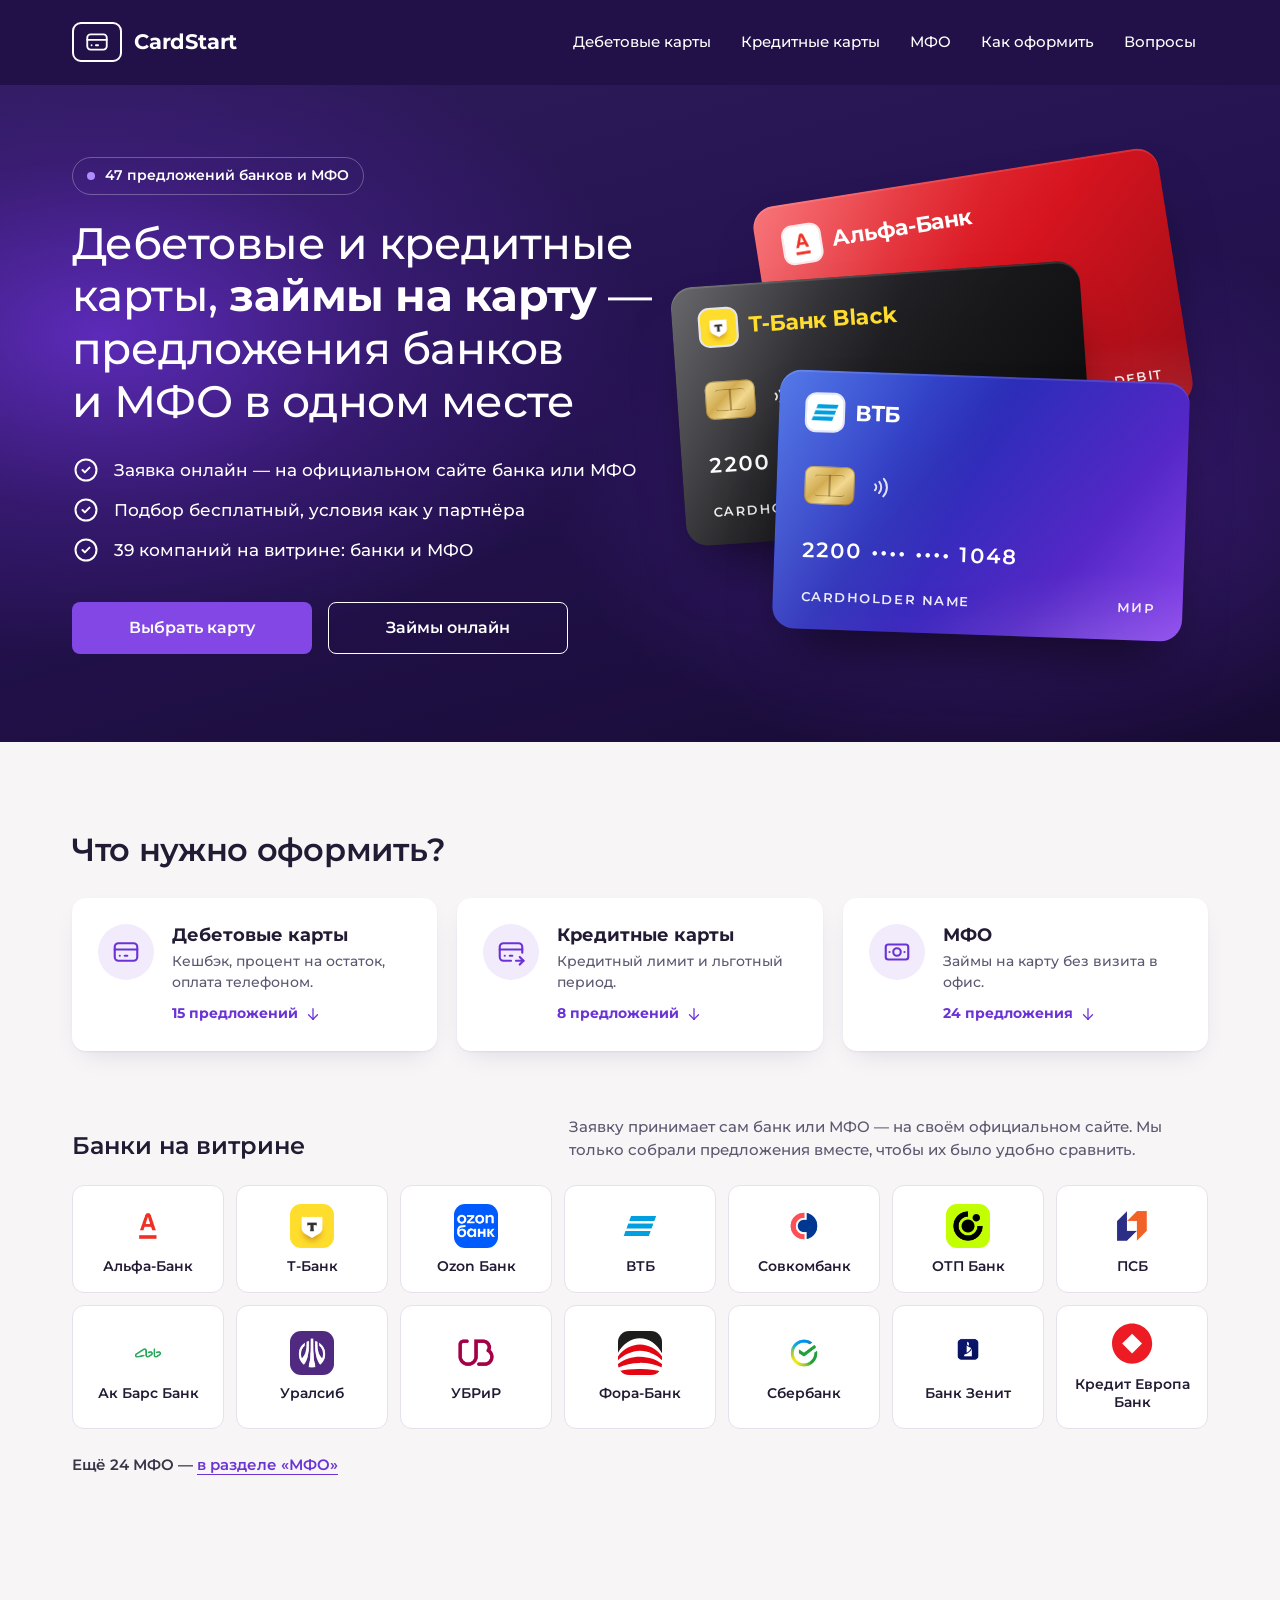
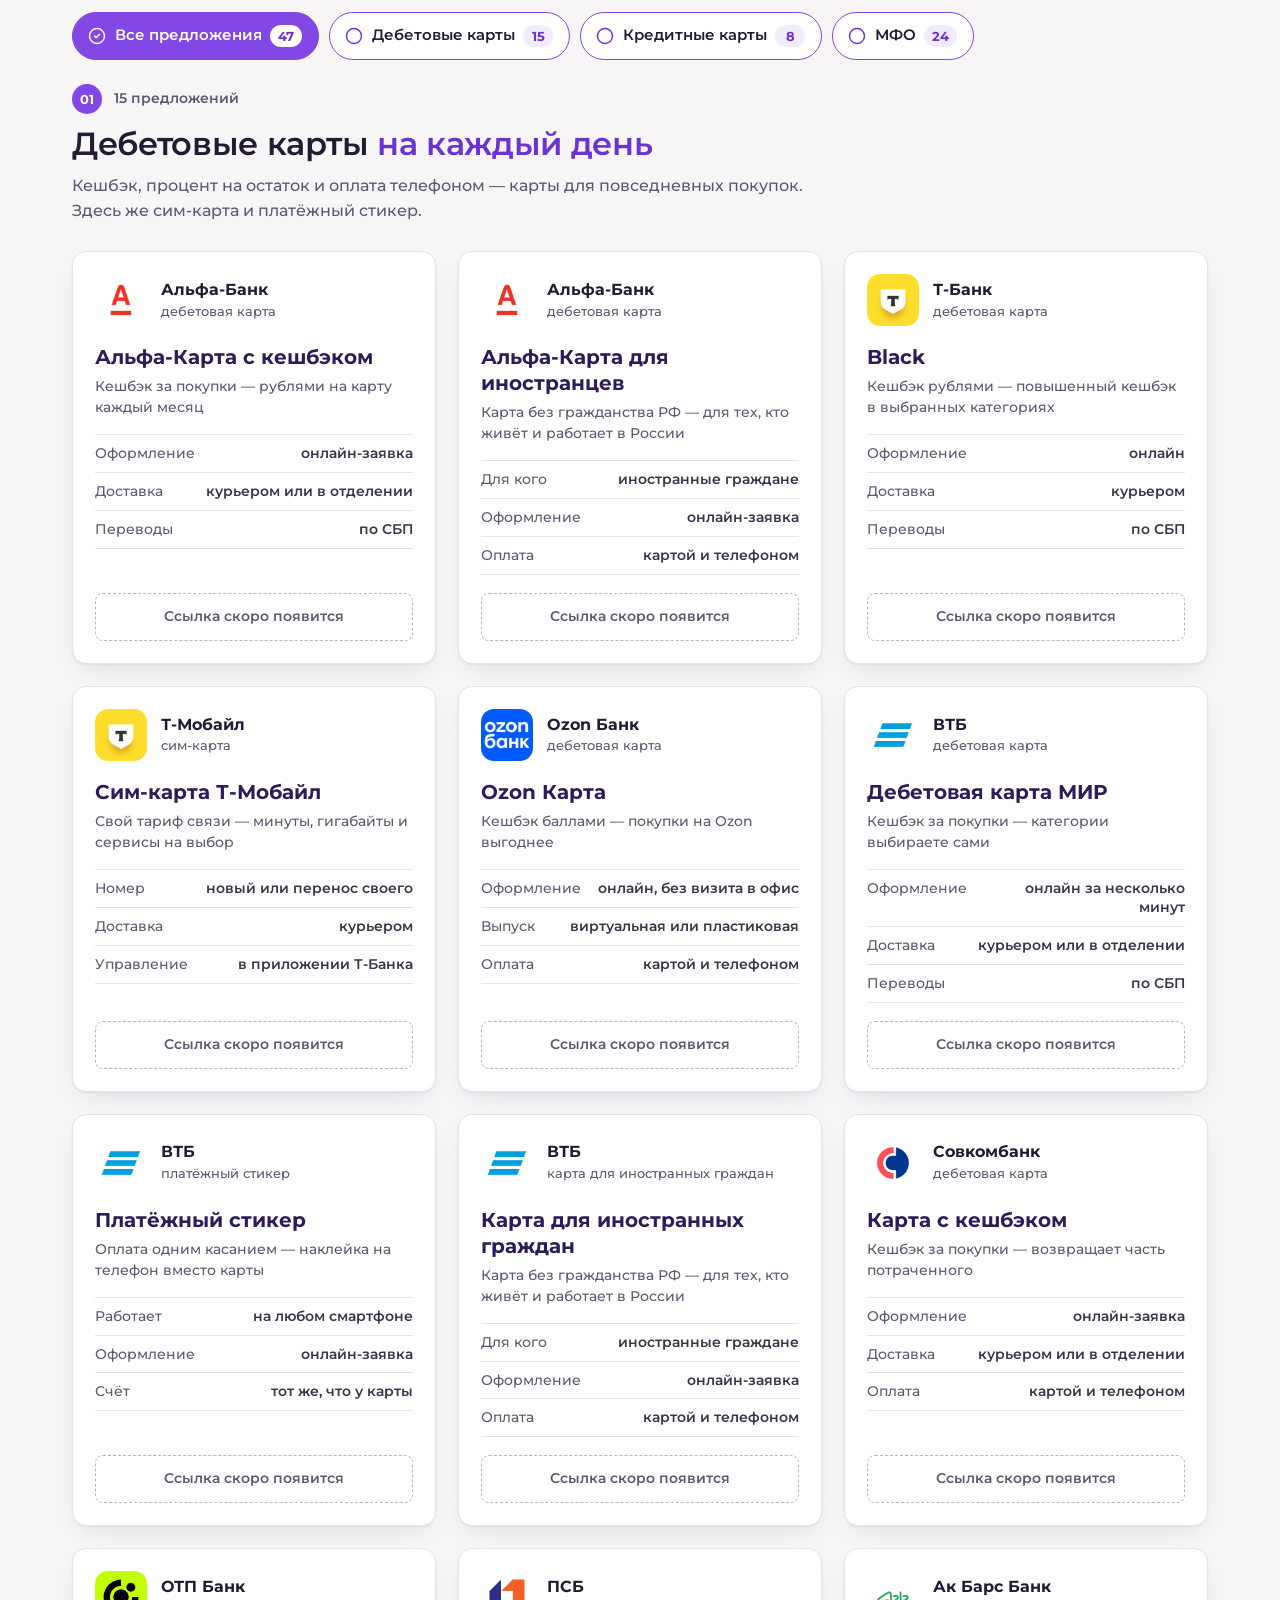
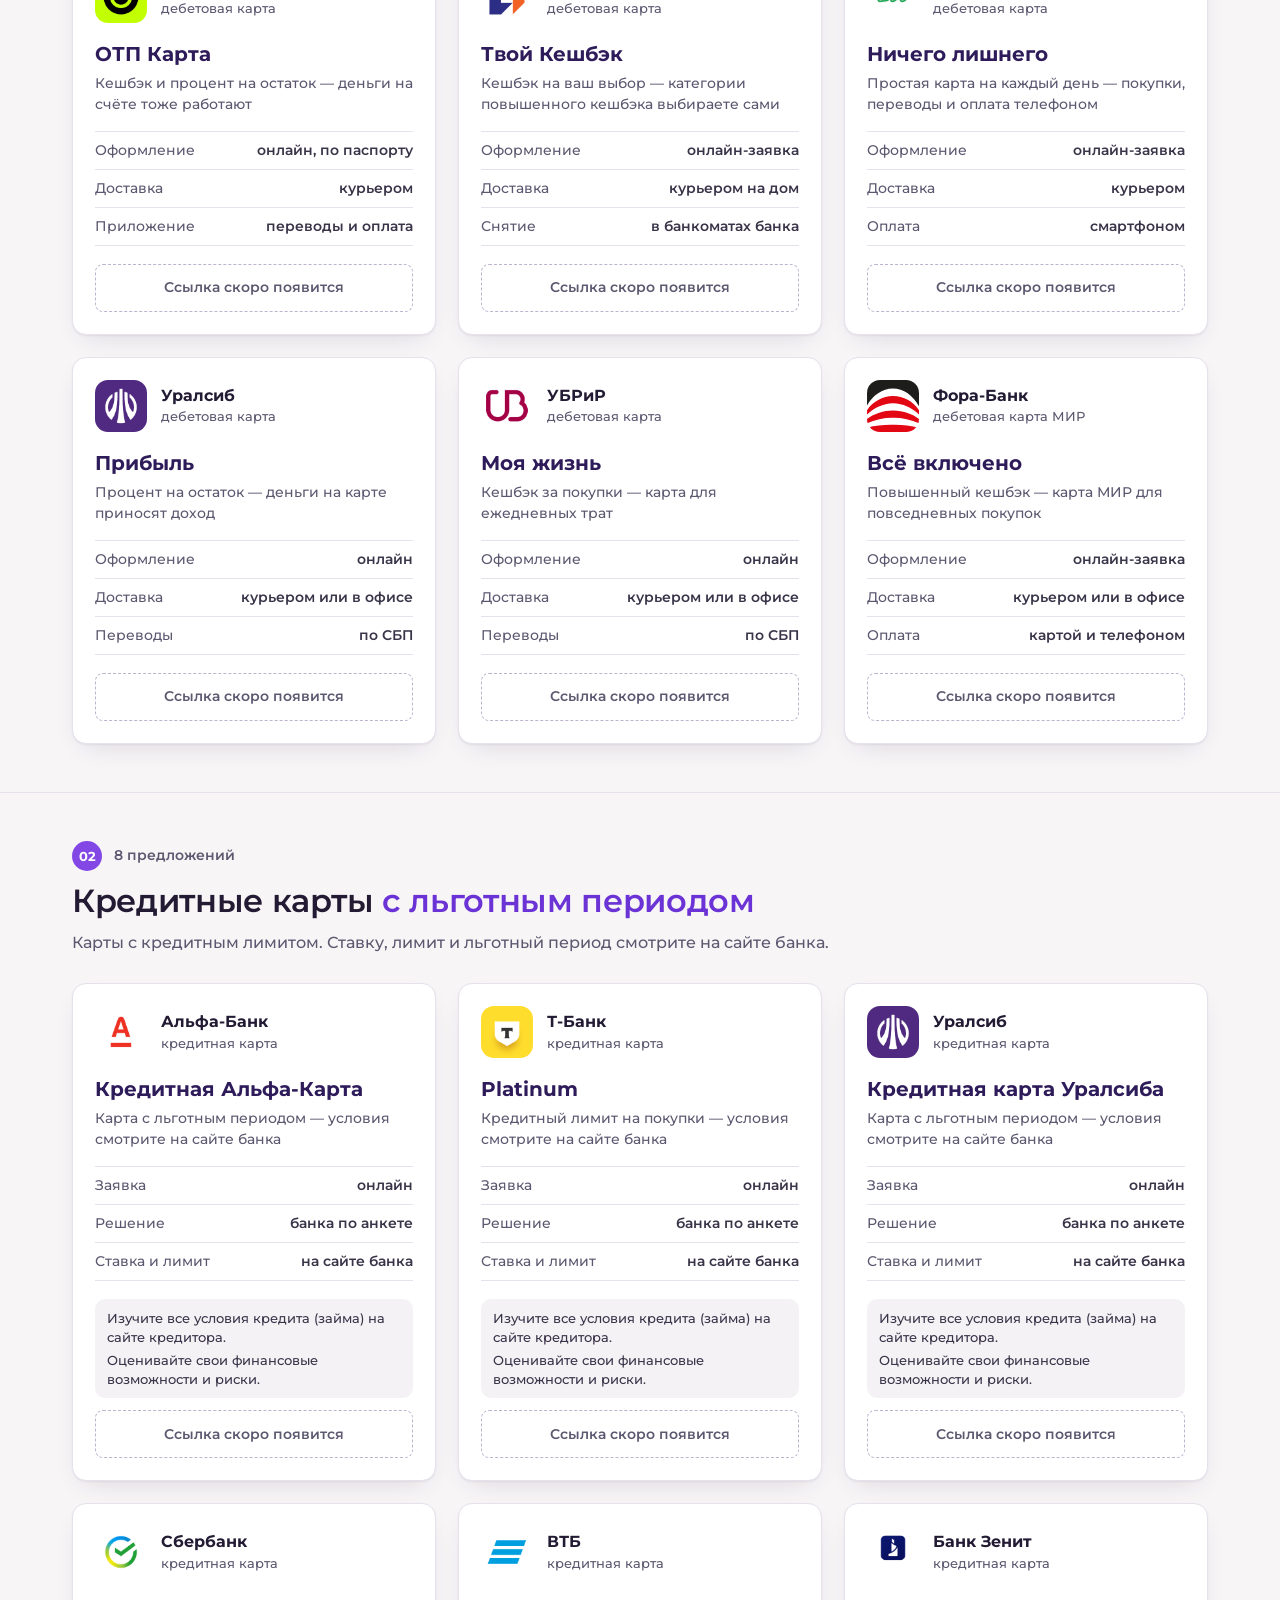
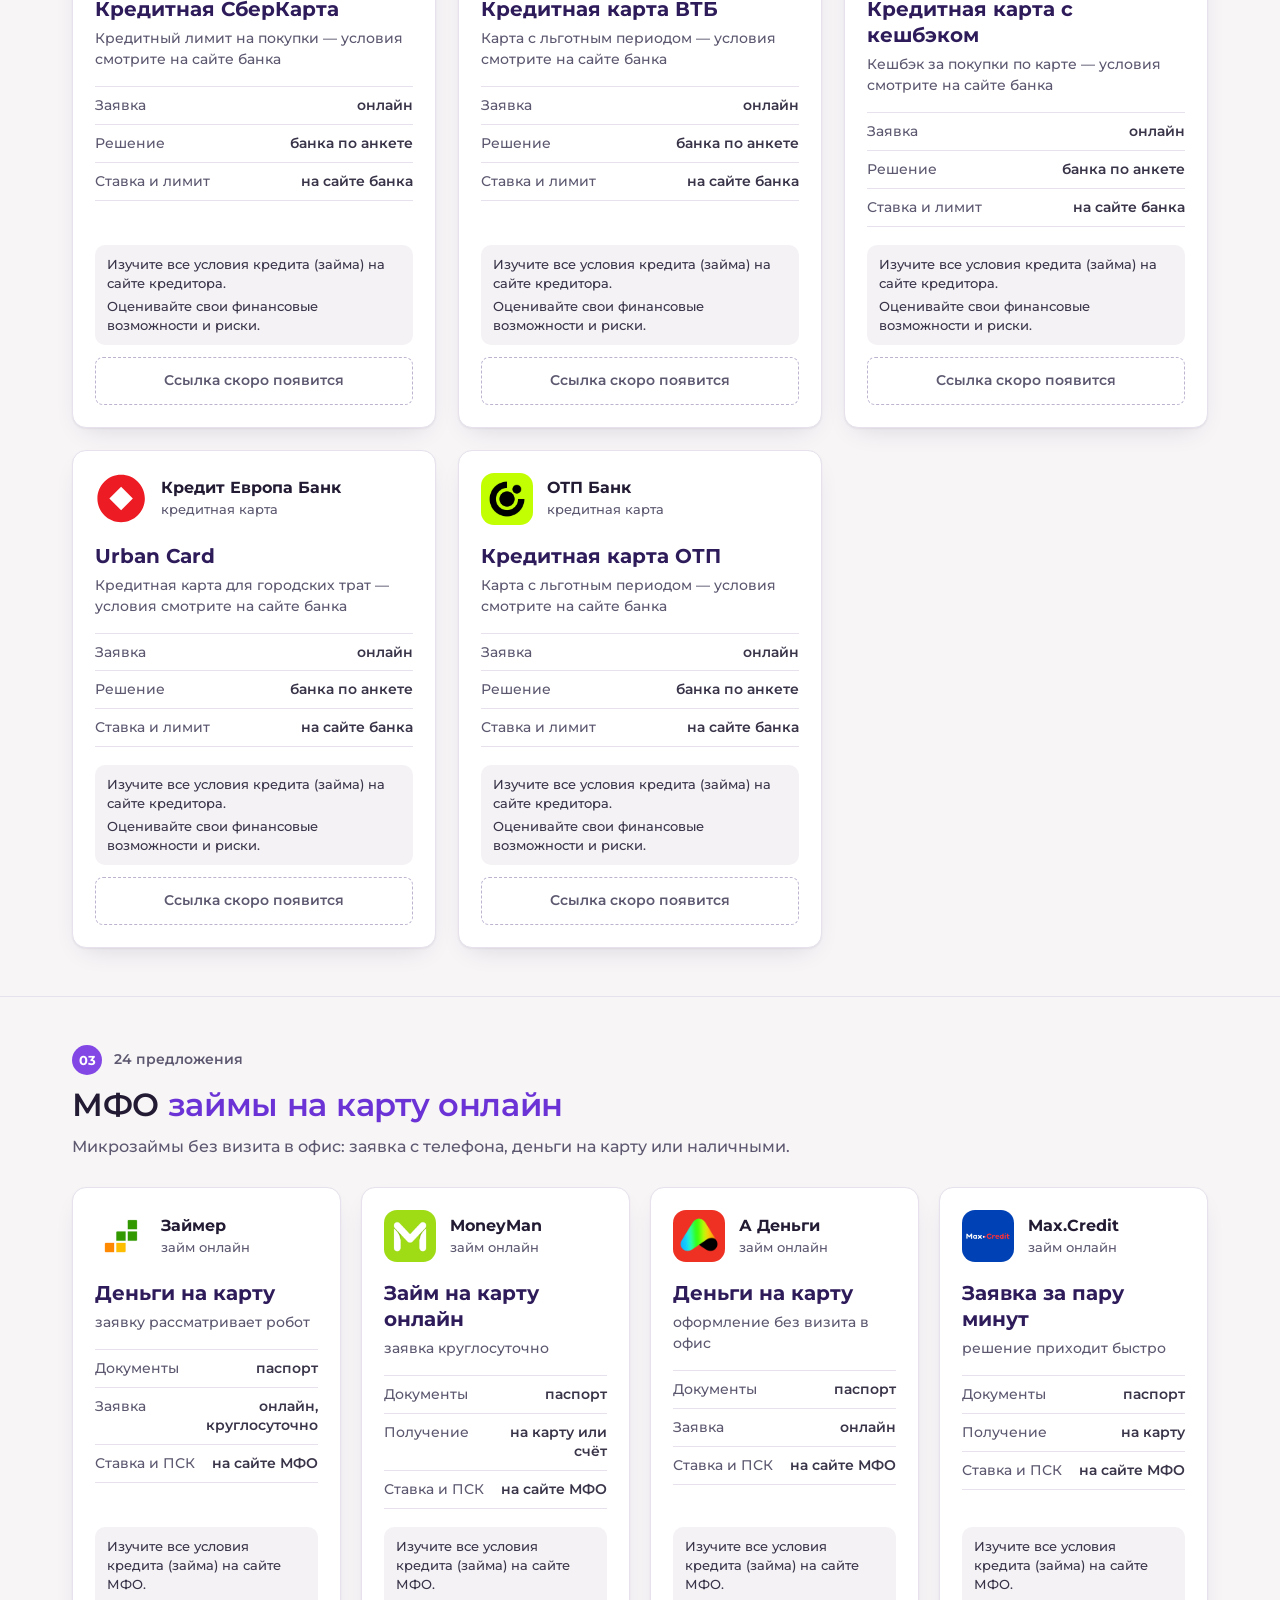
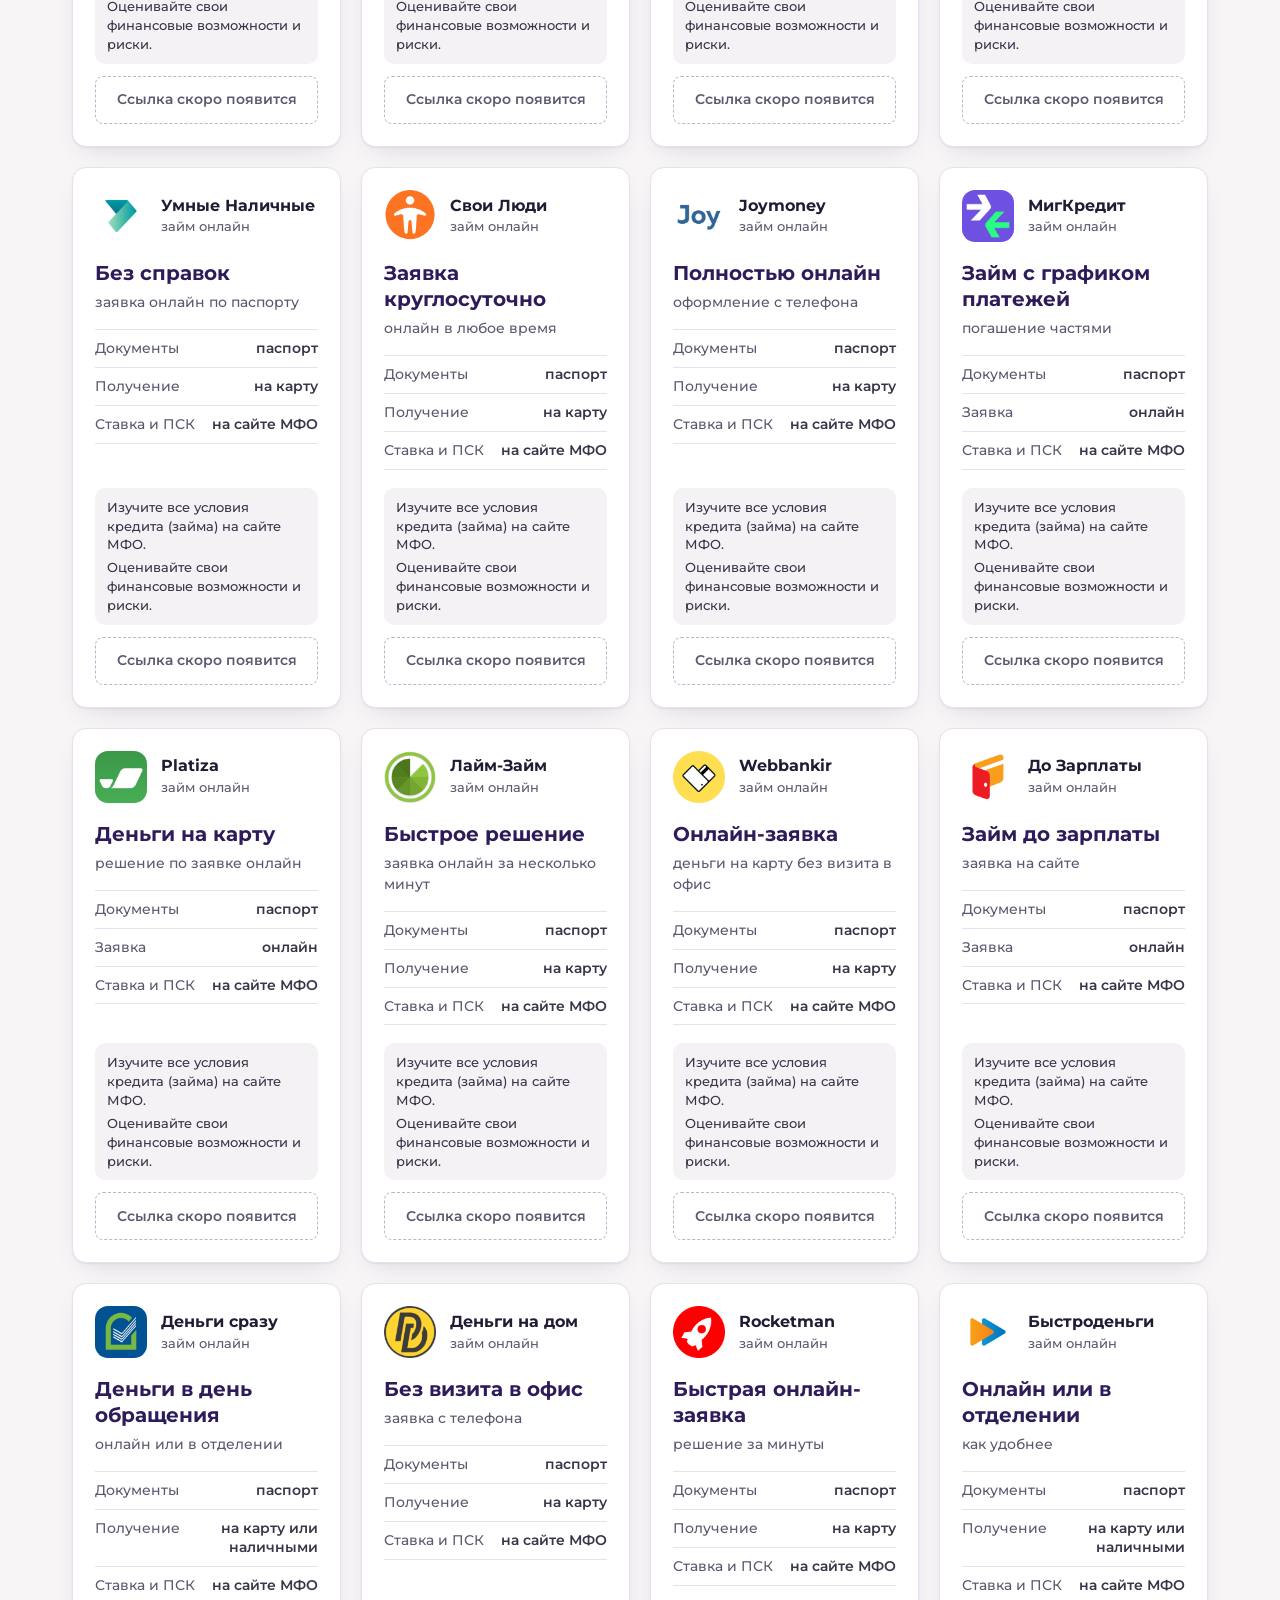
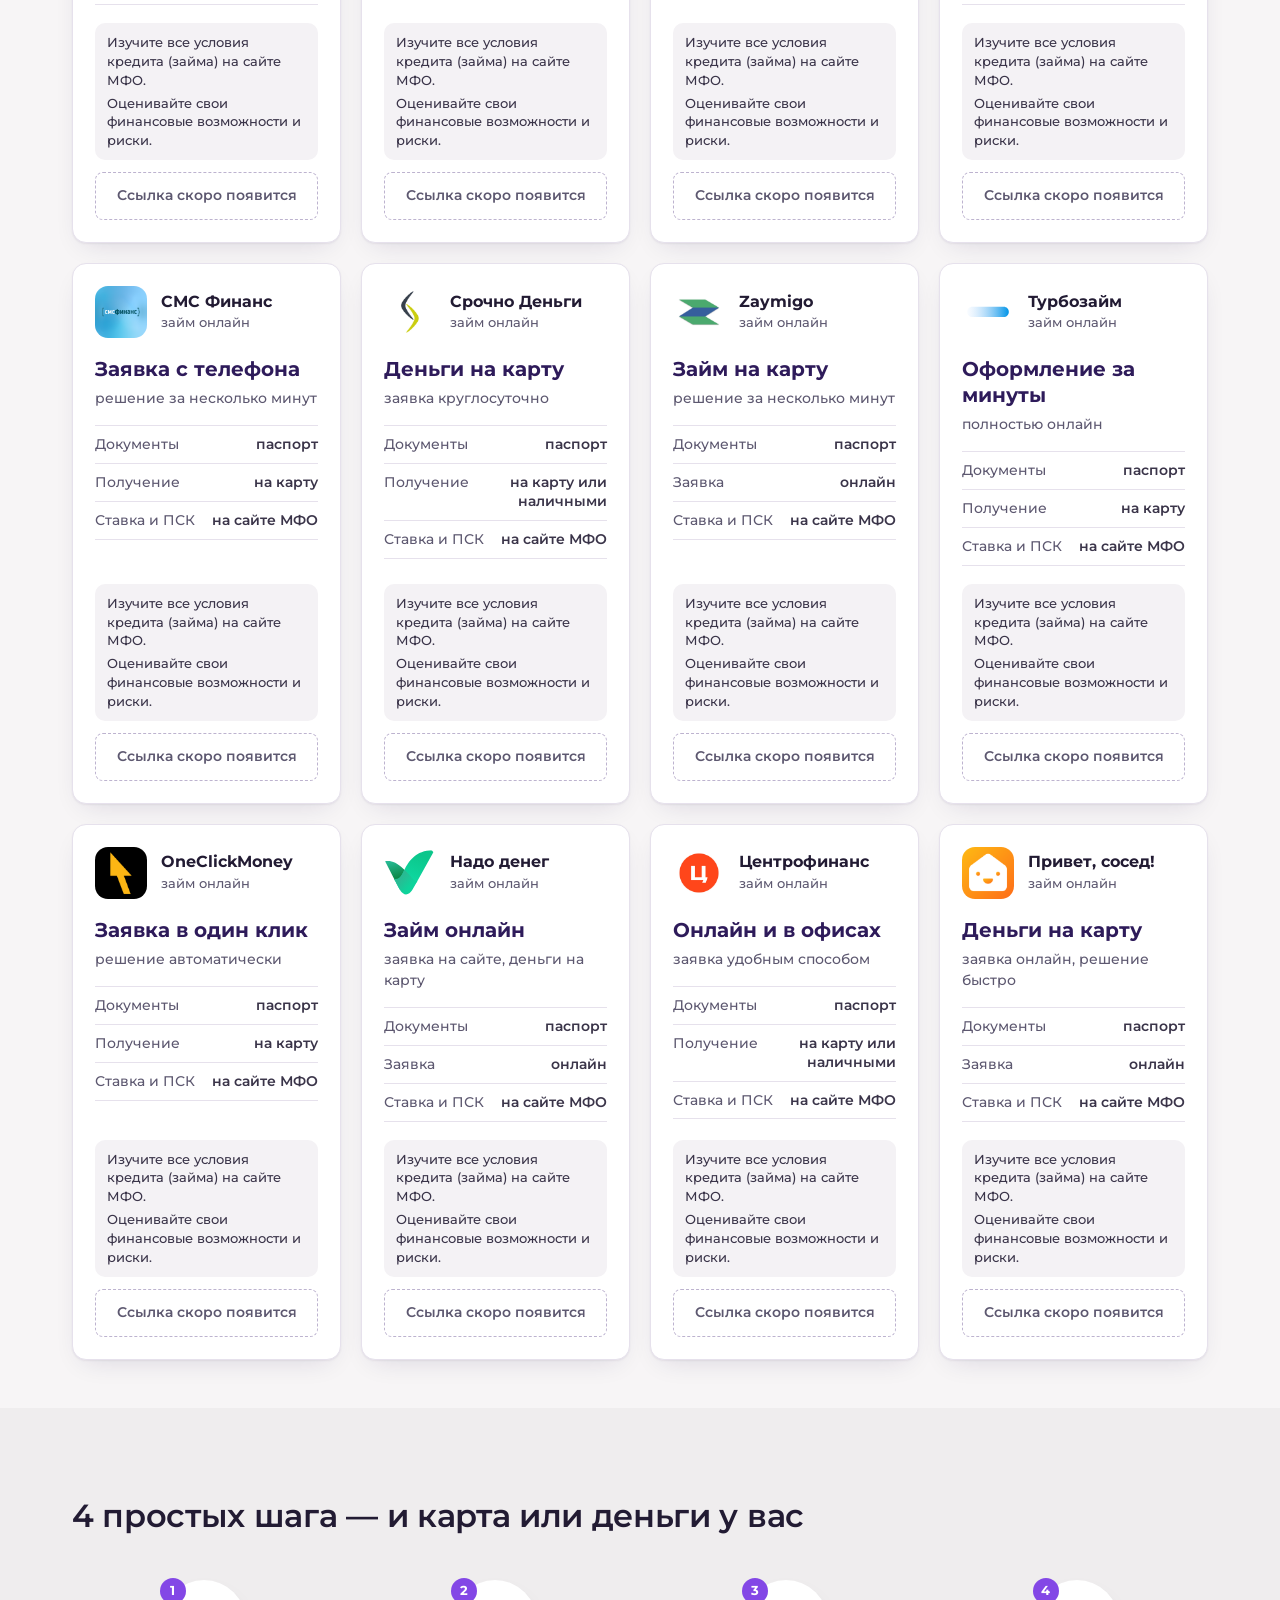
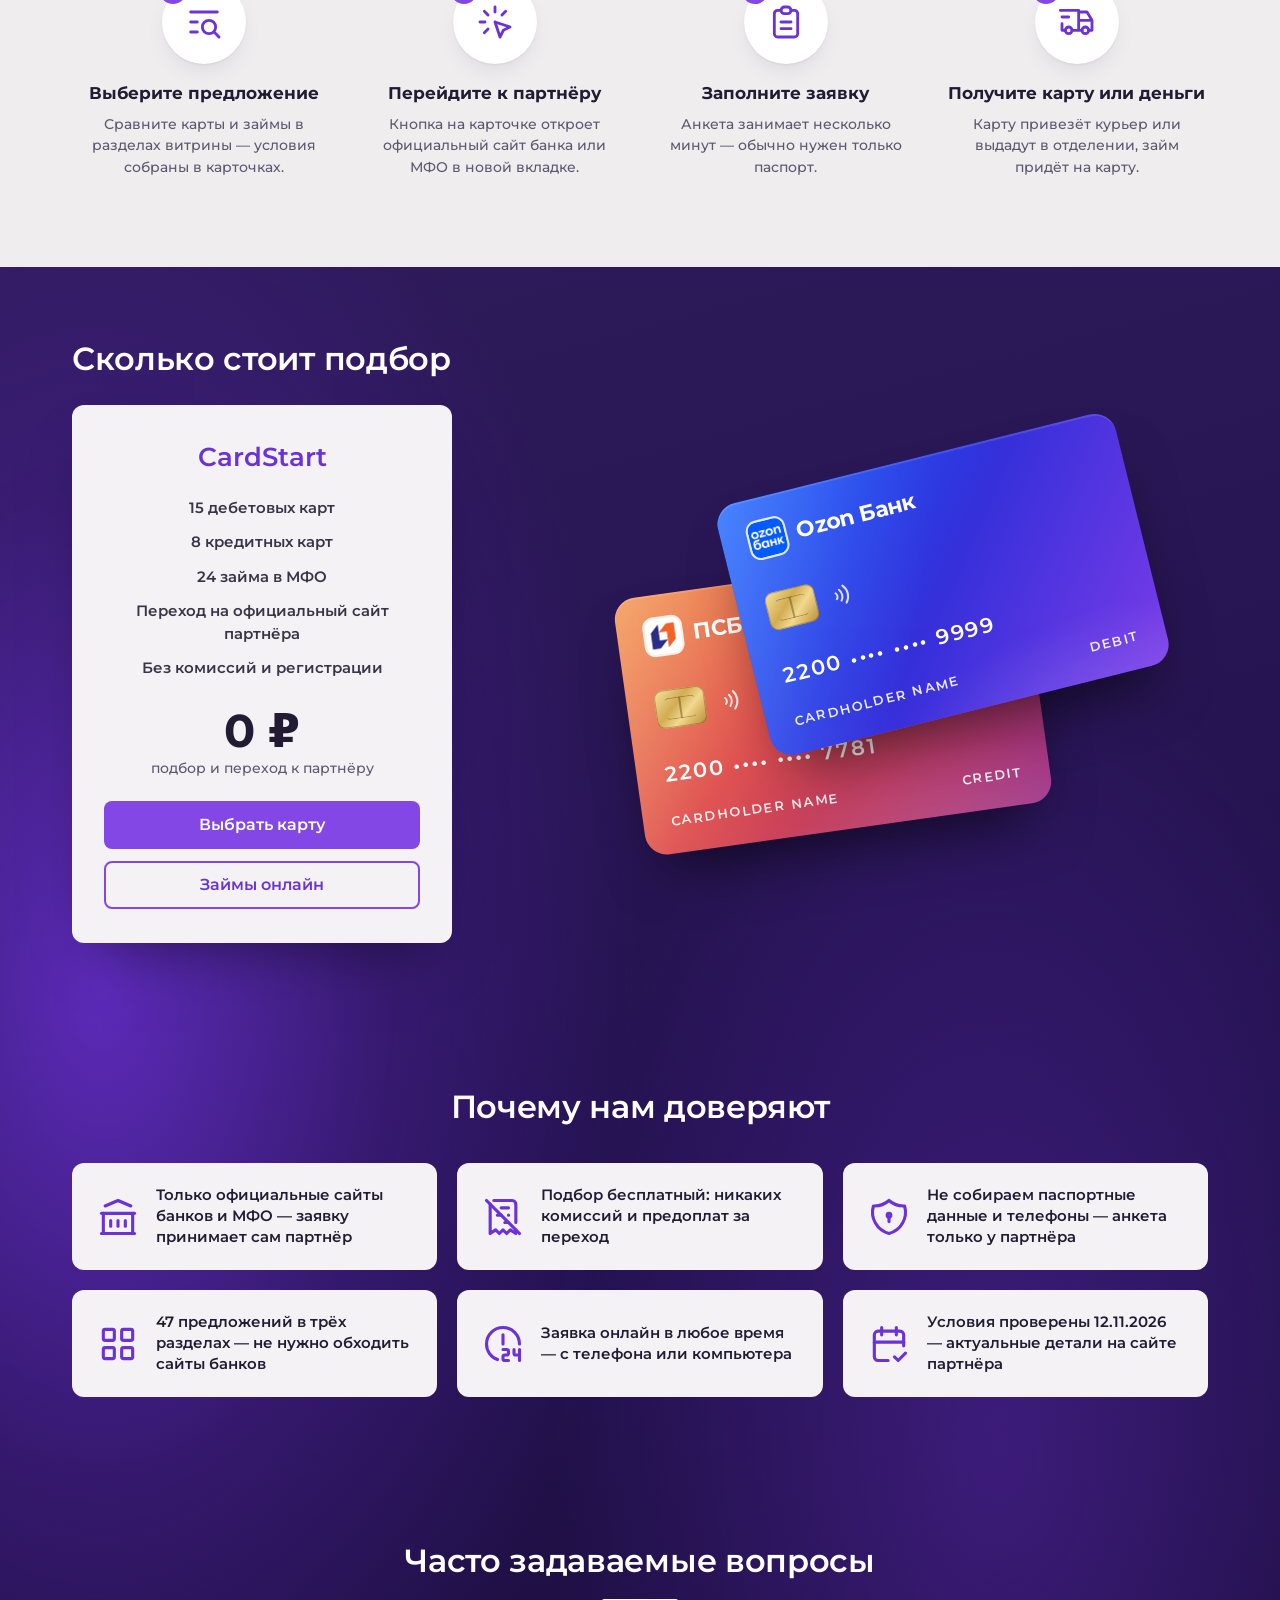
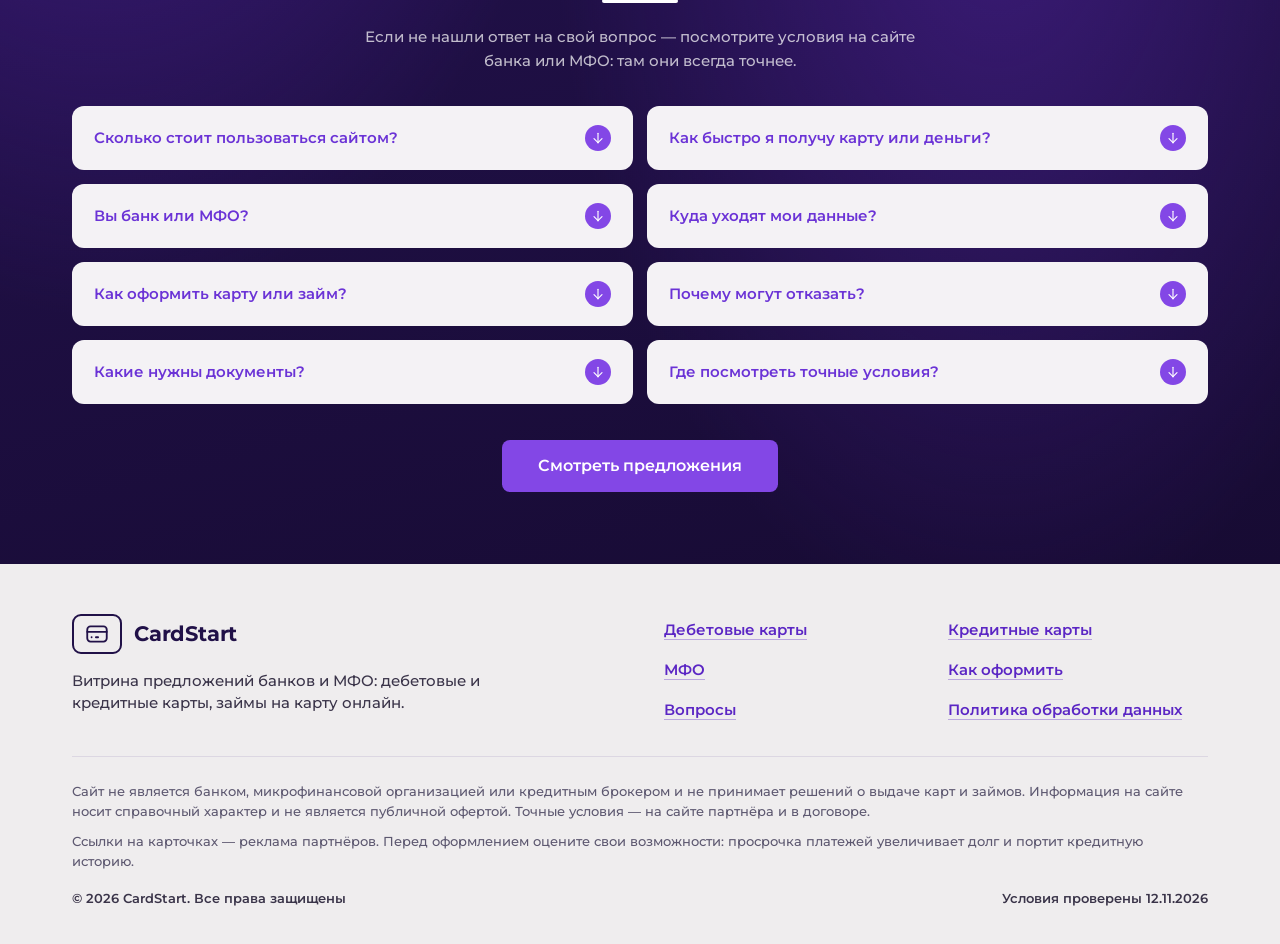
<file: index.html>
<!doctype html>
<html lang="ru">
<head>
<meta charset="utf-8">
<meta name="robots" content="noindex, nofollow">
<meta name="viewport" content="width=device-width, initial-scale=1">
<title>CardStart — карты банков и займы онлайн на одной странице</title>
<meta name="description" content="Дебетовые и кредитные карты банков, займы в МФО — предложения на одной странице. Сравните условия и оформите продукт на официальном сайте партнёра.">
<meta name="theme-color" content="#211148">
<meta name="color-scheme" content="light">
<meta property="og:type" content="website">
<meta property="og:title" content="CardStart — карты банков и займы онлайн">
<meta property="og:description" content="Дебетовые и кредитные карты, займы на карту — предложения банков и МФО на одной странице.">
<meta property="og:image" content="https://daviddavidso.github.io/portmone/img/og.jpg">
<link rel="icon" href="favicon.svg" type="image/svg+xml">
<link rel="preload" href="fonts/montserrat-cyrillic-500-normal.woff2" as="font" type="font/woff2" crossorigin>
<link rel="preload" href="fonts/montserrat-cyrillic-700-normal.woff2" as="font" type="font/woff2" crossorigin>
<link rel="stylesheet" href="fonts/montserrat.css?v=20261113061045">
<link rel="stylesheet" href="css/style.css?v=20261113061045">
</head>
<body>

<svg width="0" height="0" style="position:absolute" aria-hidden="true" focusable="false">
  <symbol id="i-card" viewBox="0 0 24 24" fill="none" stroke="currentColor" stroke-width="1.7" stroke-linecap="round" stroke-linejoin="round"><path d="M3 8a3 3 0 0 1 3 -3h12a3 3 0 0 1 3 3v8a3 3 0 0 1 -3 3h-12a3 3 0 0 1 -3 -3l0 -8"/><path d="M3 10l18 0"/><path d="M7 15l.01 0"/><path d="M11 15l2 0"/></symbol>
  <symbol id="i-cash" viewBox="0 0 24 24" fill="none" stroke="currentColor" stroke-width="1.7" stroke-linecap="round" stroke-linejoin="round"><path d="M9 12a3 3 0 1 0 6 0a3 3 0 0 0 -6 0"/><path d="M3 8a2 2 0 0 1 2 -2h14a2 2 0 0 1 2 2v8a2 2 0 0 1 -2 2h-14a2 2 0 0 1 -2 -2l0 -8"/><path d="M18 12h.01"/><path d="M6 12h.01"/></symbol>
  <symbol id="i-wallet" viewBox="0 0 24 24" fill="none" stroke="currentColor" stroke-width="1.7" stroke-linecap="round" stroke-linejoin="round"><path d="M17 8v-3a1 1 0 0 0 -1 -1h-10a2 2 0 0 0 0 4h12a1 1 0 0 1 1 1v3m0 4v3a1 1 0 0 1 -1 1h-12a2 2 0 0 1 -2 -2v-12"/><path d="M20 12v4h-4a2 2 0 0 1 0 -4h4"/></symbol>
  <symbol id="i-circle" viewBox="0 0 24 24" fill="none" stroke="currentColor" stroke-width="1.7"><path d="M3 12a9 9 0 1 0 18 0a9 9 0 1 0 -18 0"/></symbol>
  <symbol id="i-check" viewBox="0 0 24 24" fill="none" stroke="currentColor" stroke-width="1.7" stroke-linecap="round" stroke-linejoin="round"><path d="M3 12a9 9 0 1 0 18 0a9 9 0 1 0 -18 0"/><path d="M9 12l2 2l4 -4"/></symbol>
  <symbol id="i-arrow" viewBox="0 0 24 24" fill="none" stroke="currentColor" stroke-width="1.7" stroke-linecap="round" stroke-linejoin="round"><path d="M17 7l-10 10"/><path d="M8 7l9 0l0 9"/></symbol>
  <symbol id="i-down" viewBox="0 0 24 24" fill="none" stroke="currentColor" stroke-width="1.7" stroke-linecap="round" stroke-linejoin="round"><path d="M12 5l0 14"/><path d="M18 13l-6 6"/><path d="M6 13l6 6"/></symbol>
  <symbol id="i-chev" viewBox="0 0 24 24" fill="none" stroke="currentColor" stroke-width="1.7" stroke-linecap="round" stroke-linejoin="round"><path d="M6 9l6 6l6 -6"/></symbol>
  <symbol id="i-menu" viewBox="0 0 24 24" fill="none" stroke="currentColor" stroke-width="1.7" stroke-linecap="round" stroke-linejoin="round"><path d="M4 6l16 0"/><path d="M4 12l16 0"/><path d="M4 18l16 0"/></symbol>
  <symbol id="i-close" viewBox="0 0 24 24" fill="none" stroke="currentColor" stroke-width="1.7" stroke-linecap="round" stroke-linejoin="round"><path d="M18 6l-12 12"/><path d="M6 6l12 12"/></symbol>
  <symbol id="i-tg" viewBox="0 0 24 24" fill="none" stroke="currentColor" stroke-width="1.7" stroke-linecap="round" stroke-linejoin="round"><path d="M15 10l-4 4l6 6l4 -16l-18 7l4 2l2 6l3 -4"/></symbol>
  <symbol id="i-bank" viewBox="0 0 24 24" fill="none" stroke="currentColor" stroke-width="1.7" stroke-linecap="round" stroke-linejoin="round"><path d="M3 21l18 0"/><path d="M3 10l18 0"/><path d="M5 6l7 -3l7 3"/><path d="M4 10l0 11"/><path d="M20 10l0 11"/><path d="M8 14l0 3"/><path d="M12 14l0 3"/><path d="M16 14l0 3"/></symbol>
  <symbol id="i-shield" viewBox="0 0 24 24" fill="none" stroke="currentColor" stroke-width="1.7" stroke-linecap="round" stroke-linejoin="round"><path d="M12 3a12 12 0 0 0 8.5 3a12 12 0 0 1 -8.5 15a12 12 0 0 1 -8.5 -15a12 12 0 0 0 8.5 -3"/><path d="M11 11a1 1 0 1 0 2 0a1 1 0 1 0 -2 0"/><path d="M12 12l0 2.5"/></symbol>
  <symbol id="i-clock" viewBox="0 0 24 24" fill="none" stroke="currentColor" stroke-width="1.7" stroke-linecap="round" stroke-linejoin="round"><path d="M3 12a9 9 0 0 0 5.998 8.485m12.002 -8.485a9 9 0 1 0 -18 0"/><path d="M12 7v5"/><path d="M12 15h2a1 1 0 0 1 1 1v1a1 1 0 0 1 -1 1h-1a1 1 0 0 0 -1 1v1a1 1 0 0 0 1 1h2"/><path d="M18 15v2a1 1 0 0 0 1 1h1"/><path d="M21 15v6"/></symbol>
  <symbol id="i-search" viewBox="0 0 24 24" fill="none" stroke="currentColor" stroke-width="1.7" stroke-linecap="round" stroke-linejoin="round"><path d="M11 15a4 4 0 1 0 8 0a4 4 0 1 0 -8 0"/><path d="M18.5 18.5l2.5 2.5"/><path d="M4 6h16"/><path d="M4 12h4"/><path d="M4 18h4"/></symbol>
  <symbol id="i-click" viewBox="0 0 24 24" fill="none" stroke="currentColor" stroke-width="1.7" stroke-linecap="round" stroke-linejoin="round"><path d="M3 12l3 0"/><path d="M12 3l0 3"/><path d="M7.8 7.8l-2.2 -2.2"/><path d="M16.2 7.8l2.2 -2.2"/><path d="M7.8 16.2l-2.2 2.2"/><path d="M12 12l9 3l-4 2l-2 4l-3 -9"/></symbol>
  <symbol id="i-forms" viewBox="0 0 24 24" fill="none" stroke="currentColor" stroke-width="1.7" stroke-linecap="round" stroke-linejoin="round"><path d="M9 5h-2a2 2 0 0 0 -2 2v12a2 2 0 0 0 2 2h10a2 2 0 0 0 2 -2v-12a2 2 0 0 0 -2 -2h-2"/><path d="M9 5a2 2 0 0 1 2 -2h2a2 2 0 0 1 2 2a2 2 0 0 1 -2 2h-2a2 2 0 0 1 -2 -2"/><path d="M9 12h6"/><path d="M9 16h6"/></symbol>
  <symbol id="i-truck" viewBox="0 0 24 24" fill="none" stroke="currentColor" stroke-width="1.7" stroke-linecap="round" stroke-linejoin="round"><path d="M5 17a2 2 0 1 0 4 0a2 2 0 1 0 -4 0"/><path d="M15 17a2 2 0 1 0 4 0a2 2 0 1 0 -4 0"/><path d="M5 17h-2v-4m-1 -8h11v12m-4 0h6m4 0h2v-6h-8m0 -5h5l3 5"/><path d="M3 9l4 0"/></symbol>
  <symbol id="i-free" viewBox="0 0 24 24" fill="none" stroke="currentColor" stroke-width="1.7" stroke-linecap="round" stroke-linejoin="round"><path d="M5 21v-16m2 -2h10a2 2 0 0 1 2 2v10m0 4.01v1.99l-3 -2l-2 2l-2 -2l-2 2l-2 -2l-3 2"/><path d="M11 7l4 0"/><path d="M9 11l2 0"/><path d="M13 15l2 0"/><path d="M15 11l0 .01"/><path d="M3 3l18 18"/></symbol>
  <symbol id="i-cal" viewBox="0 0 24 24" fill="none" stroke="currentColor" stroke-width="1.7" stroke-linecap="round" stroke-linejoin="round"><path d="M11.5 21h-5.5a2 2 0 0 1 -2 -2v-12a2 2 0 0 1 2 -2h12a2 2 0 0 1 2 2v6"/><path d="M16 3v4"/><path d="M8 3v4"/><path d="M4 11h16"/><path d="M15 19l2 2l4 -4"/></symbol>
  <symbol id="i-grid" viewBox="0 0 24 24" fill="none" stroke="currentColor" stroke-width="1.7" stroke-linecap="round" stroke-linejoin="round"><path d="M4 5a1 1 0 0 1 1 -1h4a1 1 0 0 1 1 1v4a1 1 0 0 1 -1 1h-4a1 1 0 0 1 -1 -1l0 -4"/><path d="M14 5a1 1 0 0 1 1 -1h4a1 1 0 0 1 1 1v4a1 1 0 0 1 -1 1h-4a1 1 0 0 1 -1 -1l0 -4"/><path d="M4 15a1 1 0 0 1 1 -1h4a1 1 0 0 1 1 1v4a1 1 0 0 1 -1 1h-4a1 1 0 0 1 -1 -1l0 -4"/><path d="M14 15a1 1 0 0 1 1 -1h4a1 1 0 0 1 1 1v4a1 1 0 0 1 -1 1h-4a1 1 0 0 1 -1 -1l0 -4"/></symbol>
  <symbol id="i-coins" viewBox="0 0 24 24" fill="none" stroke="currentColor" stroke-width="1.7" stroke-linecap="round" stroke-linejoin="round"><path d="M9 14c0 1.657 2.686 3 6 3s6 -1.343 6 -3s-2.686 -3 -6 -3s-6 1.343 -6 3"/><path d="M9 14v4c0 1.656 2.686 3 6 3s6 -1.344 6 -3v-4"/><path d="M3 6c0 1.072 1.144 2.062 3 2.598s4.144 .536 6 0c1.856 -.536 3 -1.526 3 -2.598c0 -1.072 -1.144 -2.062 -3 -2.598s-4.144 -.536 -6 0c-1.856 .536 -3 1.526 -3 2.598"/><path d="M3 6v10c0 .888 .772 1.45 2 2"/><path d="M3 11c0 .888 .772 1.45 2 2"/></symbol>
  <symbol id="i-phone" viewBox="0 0 24 24" fill="none" stroke="currentColor" stroke-width="1.7" stroke-linecap="round" stroke-linejoin="round"><path d="M6 5a2 2 0 0 1 2 -2h8a2 2 0 0 1 2 2v14a2 2 0 0 1 -2 2h-8a2 2 0 0 1 -2 -2v-14"/><path d="M11 4h2"/><path d="M12 17v.01"/></symbol>
  <symbol id="i-cardpay" viewBox="0 0 24 24" fill="none" stroke="currentColor" stroke-width="1.7" stroke-linecap="round" stroke-linejoin="round"><path d="M12 19h-6a3 3 0 0 1 -3 -3v-8a3 3 0 0 1 3 -3h12a3 3 0 0 1 3 3v4.5"/><path d="M3 10h18"/><path d="M16 19h6"/><path d="M19 16l3 3l-3 3"/><path d="M7.005 15h.005"/><path d="M11 15h2"/></symbol>
</svg>

<a class="skip" href="#offers">К предложениям</a>

<header class="hdr">
  <div class="wrap hdr__in">
    <a class="brand" href="#top" aria-label="CardStart — в начало страницы">
      <span class="brand__mark" aria-hidden="true"><svg class="ico"><use href="#i-card"/></svg></span>
      <span class="brand__word" data-brand>CardStart</span>
    </a>

    <button class="burger" id="burger" type="button" aria-expanded="false" aria-controls="nav">
      <span class="burger__text">Меню</span>
      <span class="burger__ico" aria-hidden="true">
        <svg class="ico burger__open" focusable="false"><use href="#i-menu"/></svg>
        <svg class="ico burger__close" focusable="false"><use href="#i-close"/></svg>
      </span>
    </button>

    <nav class="nav" id="nav" aria-label="Основное">
      <ul class="nav__list" id="nav-list" role="list">
        <li data-nav-cat><a href="#debit">Дебетовые карты</a></li>
        <li data-nav-cat><a href="#credit">Кредитные карты</a></li>
        <li data-nav-cat><a href="#mfo">МФО</a></li>
        <li data-nav-static><a href="#steps">Как оформить</a></li>
        <li><a href="#faq">Вопросы</a></li>
      </ul>
      <p class="nav__tg" data-telegram hidden><a class="tglink" href="https://t.me/"><svg class="ico" aria-hidden="true" focusable="false"><use href="#i-tg"/></svg><span>Telegram <span class="vh">— связаться: </span><span data-tg-name class="tglink__name"></span></span></a></p>
    </nav>
  </div>
</header>

<main id="top">

  <section class="hero dark" aria-labelledby="hero-title">
    <div class="wrap hero__in">
      <div class="hero__text">
        <p class="hero__flag reveal"><span data-tagline>47 предложений банков и МФО</span></p>
        <h1 class="h1 reveal" id="hero-title">Дебетовые и кредитные карты, <b>займы на&nbsp;карту</b>&nbsp;— предложения банков и МФО в&nbsp;одном месте</h1>
        <ul class="checks reveal" role="list">
          <li><svg class="ico" aria-hidden="true" focusable="false"><use href="#i-check"/></svg>Заявка онлайн — на официальном сайте банка или МФО</li>
          <li><svg class="ico" aria-hidden="true" focusable="false"><use href="#i-check"/></svg>Подбор бесплатный, условия как у партнёра</li>
          <li><svg class="ico" aria-hidden="true" focusable="false"><use href="#i-check"/></svg><span><span data-firms>38 компаний</span> на витрине: банки и МФО</span></li>
        </ul>
        <p class="hero__cta reveal">
          <a class="btn btn--lg" href="#debit" data-first-cat>Выбрать карту</a>
          <a class="btn btn--ghost btn--lg" href="#mfo" data-mfo-link>Займы онлайн</a>
        </p>
      </div>

      <div class="hero__art" aria-hidden="true">
        <div class="pcard pcard--alfa">
          <span class="pcard__sheen"></span>
          <span class="pcard__top"><img src="img/logos/alfabank.png" alt="" width="34" height="34"><span class="pcard__bank">Альфа-Банк</span></span>
          <span class="pcard__chip"></span>
          <svg class="pcard__nfc" viewBox="0 0 24 24"><path d="M8.5 7.5a7 7 0 0 1 0 9M12 5a10.5 10.5 0 0 1 0 14M5.2 9.6a3.5 3.5 0 0 1 0 4.8" fill="none" stroke="currentColor" stroke-width="1.6" stroke-linecap="round"/></svg>
          <span class="pcard__num">2200 •••• •••• 4532</span>
          <span class="pcard__row"><span class="pcard__name">CARDHOLDER NAME</span><span class="pcard__kind">DEBIT</span></span>
        </div>
        <div class="pcard pcard--tbank">
          <span class="pcard__sheen"></span>
          <span class="pcard__top"><img src="img/logos/tbank.png" alt="" width="34" height="34"><span class="pcard__bank">Т-Банк Black</span></span>
          <span class="pcard__chip"></span>
          <svg class="pcard__nfc" viewBox="0 0 24 24"><path d="M8.5 7.5a7 7 0 0 1 0 9M12 5a10.5 10.5 0 0 1 0 14M5.2 9.6a3.5 3.5 0 0 1 0 4.8" fill="none" stroke="currentColor" stroke-width="1.6" stroke-linecap="round"/></svg>
          <span class="pcard__num">2200 •••• •••• 3100</span>
          <span class="pcard__row"><span class="pcard__name">CARDHOLDER NAME</span><span class="pcard__kind">DEBIT</span></span>
        </div>
        <div class="pcard pcard--vtb">
          <span class="pcard__sheen"></span>
          <span class="pcard__top"><img src="img/logos/vtb.png" alt="" width="34" height="34"><span class="pcard__bank">ВТБ</span></span>
          <span class="pcard__chip"></span>
          <svg class="pcard__nfc" viewBox="0 0 24 24"><path d="M8.5 7.5a7 7 0 0 1 0 9M12 5a10.5 10.5 0 0 1 0 14M5.2 9.6a3.5 3.5 0 0 1 0 4.8" fill="none" stroke="currentColor" stroke-width="1.6" stroke-linecap="round"/></svg>
          <span class="pcard__num">2200 •••• •••• 1048</span>
          <span class="pcard__row"><span class="pcard__name">CARDHOLDER NAME</span><span class="pcard__kind">МИР</span></span>
        </div>
      </div>
    </div>
  </section>

  <section class="sec kinds" aria-labelledby="kinds-title">
    <div class="wrap">
      <h2 class="h2" id="kinds-title">Что нужно оформить?</h2>
      <ul class="kinds__list" id="kinds" role="list">
        <li><a class="kind" href="#debit"><span class="kind__ico" aria-hidden="true"><svg class="ico"><use href="#i-card"/></svg></span><span class="kind__body"><span class="kind__title">Дебетовые карты</span><span class="vh">,</span><span class="kind__text">Кешбэк, процент на остаток, оплата телефоном.</span><span class="kind__count">15 предложений</span></span></a></li>
        <li><a class="kind" href="#credit"><span class="kind__ico" aria-hidden="true"><svg class="ico"><use href="#i-cardpay"/></svg></span><span class="kind__body"><span class="kind__title">Кредитные карты</span><span class="vh">,</span><span class="kind__text">Кредитный лимит и льготный период.</span><span class="kind__count">8 предложений</span></span></a></li>
        <li><a class="kind" href="#mfo"><span class="kind__ico" aria-hidden="true"><svg class="ico"><use href="#i-cash"/></svg></span><span class="kind__body"><span class="kind__title">МФО</span><span class="vh">,</span><span class="kind__text">Займы на карту без визита в офис.</span><span class="kind__count">24 предложения</span></span></a></li>
      </ul>

      <div class="partners">
        <div class="partners__head">
          <h2 class="h3" id="partners-title">Банки на витрине</h2>
          <p class="partners__lead">Заявку принимает сам банк или МФО — на своём официальном сайте. Мы только собрали предложения вместе, чтобы их было удобно сравнить.</p>
        </div>
        <ul class="partners__list" id="partners" role="list" aria-labelledby="partners-title"></ul>
        <p class="partners__more" id="partners-more" hidden></p>
      </div>
    </div>
  </section>

  <div class="catalog" id="offers" tabindex="-1">
    <div id="catalog"></div>
    <noscript>
      <div class="wrap"><p class="noscript">Чтобы увидеть предложения, включите JavaScript в настройках браузера.</p></div>
    </noscript>
  </div>

  <section class="sec steps" id="steps" aria-labelledby="steps-title">
    <div class="wrap">
      <h2 class="h2 reveal" id="steps-title">4 простых шага — и карта или деньги у вас</h2>
      <ol class="steps__list reveal" role="list">
        <li class="step">
          <span class="step__ico" aria-hidden="true"><span class="step__n">1</span><svg class="ico"><use href="#i-search"/></svg></span>
          <h3 class="step__title"><span class="vh">Шаг 1. </span>Выберите предложение</h3>
          <p class="step__text">Сравните карты и займы в разделах витрины — условия собраны в карточках.</p>
        </li>
        <li class="step">
          <span class="step__ico" aria-hidden="true"><span class="step__n">2</span><svg class="ico"><use href="#i-click"/></svg></span>
          <h3 class="step__title"><span class="vh">Шаг 2. </span>Перейдите к партнёру</h3>
          <p class="step__text">Кнопка на карточке откроет официальный сайт банка или МФО в новой вкладке.</p>
        </li>
        <li class="step">
          <span class="step__ico" aria-hidden="true"><span class="step__n">3</span><svg class="ico"><use href="#i-forms"/></svg></span>
          <h3 class="step__title"><span class="vh">Шаг 3. </span>Заполните заявку</h3>
          <p class="step__text">Анкета занимает несколько минут — обычно нужен только паспорт.</p>
        </li>
        <li class="step">
          <span class="step__ico" aria-hidden="true"><span class="step__n">4</span><svg class="ico"><use href="#i-truck"/></svg></span>
          <h3 class="step__title"><span class="vh">Шаг 4. </span>Получите карту или деньги</h3>
          <p class="step__text">Карту привезёт курьер или выдадут в отделении, займ придёт на карту.</p>
        </li>
      </ol>
    </div>
  </section>

  <div class="dark band">
    <section class="sec promo" aria-labelledby="promo-title">
      <div class="wrap promo__in">
        <div class="promo__text reveal">
          <h2 class="h2" id="promo-title">Сколько стоит подбор</h2>
          <div class="price">
            <p class="price__title" data-brand>CardStart</p>
            <ul class="price__list" id="price-list" role="list">
              <li>15 дебетовых карт</li>
              <li>8 кредитных карт</li>
              <li>24 займа в МФО</li>
              <li>Переход на официальный сайт партнёра</li>
              <li>Без комиссий и регистрации</li>
            </ul>
            <p class="price__sum"><span class="price__num">0&nbsp;₽</span><span class="price__note">подбор и переход к партнёру</span></p>
            <p class="price__cta">
              <a class="btn btn--block" href="#debit" data-first-cat>Выбрать карту</a>
              <a class="btn btn--line btn--block" href="#mfo" data-mfo-link>Займы онлайн</a>
            </p>
          </div>
        </div>
        <div class="promo__art" aria-hidden="true">
        <div class="pcard pcard--psb">
          <span class="pcard__sheen"></span>
          <span class="pcard__top"><img src="img/logos/psb.png" alt="" width="34" height="34"><span class="pcard__bank">ПСБ</span></span>
          <span class="pcard__chip"></span>
          <svg class="pcard__nfc" viewBox="0 0 24 24"><path d="M8.5 7.5a7 7 0 0 1 0 9M12 5a10.5 10.5 0 0 1 0 14M5.2 9.6a3.5 3.5 0 0 1 0 4.8" fill="none" stroke="currentColor" stroke-width="1.6" stroke-linecap="round"/></svg>
          <span class="pcard__num">2200 •••• •••• 7781</span>
          <span class="pcard__row"><span class="pcard__name">CARDHOLDER NAME</span><span class="pcard__kind">CREDIT</span></span>
        </div>
        <div class="pcard pcard--ozon">
          <span class="pcard__sheen"></span>
          <span class="pcard__top"><img src="img/logos/ozon.png" alt="" width="34" height="34"><span class="pcard__bank">Ozon Банк</span></span>
          <span class="pcard__chip"></span>
          <svg class="pcard__nfc" viewBox="0 0 24 24"><path d="M8.5 7.5a7 7 0 0 1 0 9M12 5a10.5 10.5 0 0 1 0 14M5.2 9.6a3.5 3.5 0 0 1 0 4.8" fill="none" stroke="currentColor" stroke-width="1.6" stroke-linecap="round"/></svg>
          <span class="pcard__num">2200 •••• •••• 9999</span>
          <span class="pcard__row"><span class="pcard__name">CARDHOLDER NAME</span><span class="pcard__kind">DEBIT</span></span>
        </div>
        </div>
      </div>
    </section>

    <section class="sec why" aria-labelledby="why-title">
      <div class="wrap">
        <h2 class="h2 h2--center reveal" id="why-title">Почему нам доверяют</h2>
        <ul class="why__list reveal" role="list">
          <li class="why__item"><svg class="ico" aria-hidden="true" focusable="false"><use href="#i-bank"/></svg><p>Только официальные сайты банков и МФО — заявку принимает сам партнёр</p></li>
          <li class="why__item"><svg class="ico" aria-hidden="true" focusable="false"><use href="#i-free"/></svg><p>Подбор бесплатный: никаких комиссий и предоплат за переход</p></li>
          <li class="why__item"><svg class="ico" aria-hidden="true" focusable="false"><use href="#i-shield"/></svg><p>Не собираем паспортные данные и телефоны — анкета только у партнёра</p></li>
          <li class="why__item"><svg class="ico" aria-hidden="true" focusable="false"><use href="#i-grid"/></svg><p><span data-total>47</span> <span data-total-word>предложений</span> в трёх разделах — не нужно обходить сайты банков</p></li>
          <li class="why__item"><svg class="ico" aria-hidden="true" focusable="false"><use href="#i-clock"/></svg><p>Заявка онлайн в любое время — с телефона или компьютера</p></li>
          <li class="why__item"><svg class="ico" aria-hidden="true" focusable="false"><use href="#i-cal"/></svg><p>Условия проверены <span data-updated>12.11.2026</span> — актуальные детали на сайте партнёра</p></li>
        </ul>
      </div>
    </section>

    <section class="sec faq" id="faq" aria-labelledby="faq-title">
      <div class="wrap">
        <h2 class="h2 h2--center h2--bar" id="faq-title">Часто задаваемые вопросы</h2>
        <p class="faq__lead">Если не нашли ответ на свой вопрос — посмотрите условия на сайте банка или МФО: там они всегда точнее.</p>
        <div class="faq__cols">
          <div class="faq__col">
          <details class="qa">
          <summary><span class="qa__row"><span class="qa__q">Сколько стоит пользоваться сайтом?</span><span class="qa__ico" aria-hidden="true"><svg class="ico"><use href="#i-down"/></svg></span></span></summary>
          <div class="qa__a"><p>Нисколько. Сравнивать предложения и переходить на сайты банков и МФО можно бесплатно — условия продукта у партнёра такие же, как если бы вы пришли к нему напрямую.</p></div>
        </details>
          <details class="qa">
          <summary><span class="qa__row"><span class="qa__q">Вы банк или МФО?</span><span class="qa__ico" aria-hidden="true"><svg class="ico"><use href="#i-down"/></svg></span></span></summary>
          <div class="qa__a"><p>Нет. Мы собираем предложения партнёров на одной странице. Карты открывают банки, займы выдают микрофинансовые организации — они же принимают решение по заявке.</p></div>
        </details>
          <details class="qa">
          <summary><span class="qa__row"><span class="qa__q">Как оформить карту или займ?</span><span class="qa__ico" aria-hidden="true"><svg class="ico"><use href="#i-down"/></svg></span></span></summary>
          <div class="qa__a"><p>Выберите предложение и нажмите кнопку на карточке — откроется официальный сайт банка или МФО. Там заполните заявку: обычно нужен только паспорт.</p></div>
        </details>
          <details class="qa">
          <summary><span class="qa__row"><span class="qa__q">Какие нужны документы?</span><span class="qa__ico" aria-hidden="true"><svg class="ico"><use href="#i-down"/></svg></span></span></summary>
          <div class="qa__a"><p>Для дебетовой карты и займа обычно достаточно паспорта. Для кредитной карты банк может попросить подтвердить доход. Иностранным гражданам — паспорт и документы о пребывании в России: точный список на сайте банка.</p></div>
        </details>
          </div>
          <div class="faq__col">
          <details class="qa">
          <summary><span class="qa__row"><span class="qa__q">Как быстро я получу карту или деньги?</span><span class="qa__ico" aria-hidden="true"><svg class="ico"><use href="#i-down"/></svg></span></span></summary>
          <div class="qa__a"><p>Займ часто приходит на карту в день заявки. Карту банк доставляет курьером или выдаёт в отделении — срок зависит от банка и вашего города.</p></div>
        </details>
          <details class="qa">
          <summary><span class="qa__row"><span class="qa__q">Куда уходят мои данные?</span><span class="qa__ico" aria-hidden="true"><svg class="ico"><use href="#i-down"/></svg></span></span></summary>
          <div class="qa__a"><p>Сайт не собирает паспортные данные и телефоны. Анкету вы заполняете на сайте банка или МФО, и данные обрабатывает он по своим правилам.</p></div>
        </details>
          <details class="qa">
          <summary><span class="qa__row"><span class="qa__q">Почему могут отказать?</span><span class="qa__ico" aria-hidden="true"><svg class="ico"><use href="#i-down"/></svg></span></span></summary>
          <div class="qa__a"><p>Решение принимает банк или МФО по своей оценке: учитываются кредитная история, доход и текущая нагрузка. Если отказали в одном месте, можно подать заявку в другое.</p></div>
        </details>
          <details class="qa">
          <summary><span class="qa__row"><span class="qa__q">Где посмотреть точные условия?</span><span class="qa__ico" aria-hidden="true"><svg class="ico"><use href="#i-down"/></svg></span></span></summary>
          <div class="qa__a"><p>На сайте банка или МФО, куда ведёт кнопка. Условия меняются, а окончательные — ставка, лимит, тариф, полная стоимость — указываются в договоре.</p></div>
        </details>
          </div>
        </div>
        <p class="faq__cta">
          <a class="btn btn--lg" href="#offers" data-faq-cta>Смотреть предложения</a>
        </p>
      </div>
    </section>
  </div>

</main>

<footer class="foot">
  <div class="wrap">
    <div class="foot__top">
      <div class="foot__about">
        <a class="brand brand--foot" href="#top" aria-label="CardStart — в начало страницы">
          <span class="brand__mark" aria-hidden="true"><svg class="ico"><use href="#i-card"/></svg></span>
          <span class="brand__word" data-brand>CardStart</span>
        </a>
        <p>Витрина предложений банков и МФО: дебетовые и кредитные карты, займы на карту онлайн.</p>
        <p class="foot__tg" data-telegram hidden><a class="tglink" href="https://t.me/"><svg class="ico" aria-hidden="true" focusable="false"><use href="#i-tg"/></svg><span>Связаться в Telegram: <span data-tg-name class="tglink__name"></span></span></a></p>
      </div>
      <nav class="foot__nav" aria-label="В подвале">
        <ul role="list" id="foot-nav-list">
          <li data-nav-cat><a href="#debit">Дебетовые карты</a></li>
          <li data-nav-cat><a href="#credit">Кредитные карты</a></li>
          <li data-nav-cat><a href="#mfo">МФО</a></li>
          <li data-nav-static><a href="#steps">Как оформить</a></li>
          <li><a href="#faq">Вопросы</a></li>
          <li><a href="privacy.html">Политика обработки данных</a></li>
        </ul>
      </nav>
    </div>
    <div class="foot__legal">
      <p>Сайт не является банком, микрофинансовой организацией или кредитным брокером и не принимает решений о выдаче карт и займов. Информация на сайте носит справочный характер и не является публичной офертой. Точные условия — на сайте партнёра и в договоре.</p>
      <p>Ссылки на карточках — реклама партнёров. Перед оформлением оцените свои возможности: просрочка платежей увеличивает долг и портит кредитную историю.</p>
      <p class="foot__copy"><span>© 2026 <span data-brand>CardStart</span>. Все права защищены</span><span>Условия проверены <span data-updated>12.11.2026</span></span></p>
    </div>
  </div>
</footer>

<script>if(typeof OFFERS==="undefined"){document.write('<script src="data.js?t='+Date.now()+'"><\/script>');}</script>
<script src="js/app.js?v=20261113061045"></script>
</body>
</html>
</file>
<file: fonts/montserrat.css>
/* Montserrat (OFL, см. OFL.txt) — из npm @fontsource/montserrat 5. */
@font-face{font-family:'Montserrat';font-style:normal;font-weight:500;font-display:swap;src:url(montserrat-cyrillic-500-normal.woff2) format('woff2');unicode-range:U+0301, U+0400-045F, U+0490-0491, U+04B0-04B1, U+2116;}
@font-face{font-family:'Montserrat';font-style:normal;font-weight:500;font-display:swap;src:url(montserrat-latin-500-normal.woff2) format('woff2');unicode-range:U+0000-00FF, U+0131, U+0152-0153, U+02BB-02BC, U+02C6, U+02DA, U+02DC, U+0304, U+0308, U+0329, U+2000-206F, U+20AC, U+2122, U+2191, U+2193, U+2212, U+2215, U+FEFF, U+FFFD, U+20BD;}
@font-face{font-family:'Montserrat';font-style:normal;font-weight:600;font-display:swap;src:url(montserrat-cyrillic-600-normal.woff2) format('woff2');unicode-range:U+0301, U+0400-045F, U+0490-0491, U+04B0-04B1, U+2116;}
@font-face{font-family:'Montserrat';font-style:normal;font-weight:600;font-display:swap;src:url(montserrat-latin-600-normal.woff2) format('woff2');unicode-range:U+0000-00FF, U+0131, U+0152-0153, U+02BB-02BC, U+02C6, U+02DA, U+02DC, U+0304, U+0308, U+0329, U+2000-206F, U+20AC, U+2122, U+2191, U+2193, U+2212, U+2215, U+FEFF, U+FFFD, U+20BD;}
@font-face{font-family:'Montserrat';font-style:normal;font-weight:700;font-display:swap;src:url(montserrat-cyrillic-700-normal.woff2) format('woff2');unicode-range:U+0301, U+0400-045F, U+0490-0491, U+04B0-04B1, U+2116;}
@font-face{font-family:'Montserrat';font-style:normal;font-weight:700;font-display:swap;src:url(montserrat-latin-700-normal.woff2) format('woff2');unicode-range:U+0000-00FF, U+0131, U+0152-0153, U+02BB-02BC, U+02C6, U+02DA, U+02DC, U+0304, U+0308, U+0329, U+2000-206F, U+20AC, U+2122, U+2191, U+2193, U+2212, U+2215, U+FEFF, U+FFFD, U+20BD;}
</file>
<file: css/style.css>
/* ═══════════════════════════════════════════════════════════════════════
   «ПОРТМОНЕ» — витрина карт и займов. Стиль по референсу клиента
   (Behance «Оформление карты VISA/MasterCard», фиолетовый лендинг):
   глубокий фиолетовый первый экран со свечением слева, наклонённые 3D-карты,
   Montserrat 500/700, фиолетовые кнопки, светло-серые разделы с белыми
   плитками и линейными иконками, FAQ белыми «пилюлями» на фиолетовом.

   Контраст (WCAG, посчитан):
   белый на #8347E6 (кнопка) ............ 5.24
   #6B33D6 (фиолетовый текст) на белом .. 6.9,  на #F4F2F5 — 6.1
   #5D5870 (вторичный текст) на белом ... 6.8,  на #F7F5F6 — 6.2
   #6B6670 (маркировка) на белом ........ 5.59, на #F7F5F6 — 5.15
   белый 72% на #4A2193 (ярче всего) .... 6.3
   рамка фокуса: белая на фиолетовом (≥10.9), #211148 на светлом (≥14.6)
   ═══════════════════════════════════════════════════════════════════════ */

:root {
  --v-950: #170B33;
  --v-900: #211148;
  --v-800: #2E1B5A;
  --v-700: #4A2193;
  --brand: #8347E6;
  --brand-hover: #6E34D4;
  --brand-ink: #6B33D6;
  --brand-soft: #F1EBFC;
  --ink: #221B33;
  --ink-2: #3A3449;
  --muted: #5D5870;
  --mark: #6B6670;
  --bg: #F7F5F6;
  --bg-2: #EFEDEE;
  --pill: #F4F2F5;
  --line: #E6E1EC;
  --white: #FFFFFF;
  --on-dark: rgba(255, 255, 255, .72);
  --focus: #211148;
  --radius: 14px;
  --wrap: 1200px;
  --pad: clamp(16px, 4vw, 32px);
  --shadow: 0 1px 2px rgba(33, 17, 72, .06), 0 10px 28px -12px rgba(33, 17, 72, .16);
  --font: 'Montserrat', system-ui, -apple-system, 'Segoe UI', Roboto, Arial, sans-serif;
}

*, *::before, *::after { box-sizing: border-box; }
html {
  -webkit-text-size-adjust: 100%;
  scroll-behavior: smooth;
  scroll-padding-top: 96px;
  background: var(--v-900);
}
@media (prefers-reduced-motion: reduce) { html { scroll-behavior: auto; } }
body {
  margin: 0;
  font-family: var(--font);
  font-weight: 500;
  font-size: 16px;
  line-height: 1.55;
  color: var(--ink);
  background: var(--bg);
  overflow-wrap: break-word;
  text-rendering: optimizeLegibility;
  -webkit-font-smoothing: antialiased;
}
img, svg { display: block; max-width: 100%; }
a { color: var(--brand-ink); }
p, h1, h2, h3, ul, ol { margin: 0; }
ul[role="list"], ol[role="list"] { list-style: none; padding: 0; }
button { font: inherit; }
b, strong { font-weight: 700; }

.wrap { width: 100%; max-width: var(--wrap); margin-inline: auto; padding-inline: var(--pad); }
.vh {
  position: absolute !important; width: 1px; height: 1px; padding: 0; margin: -1px;
  overflow: hidden; clip: rect(0 0 0 0); clip-path: inset(50%); white-space: nowrap; border: 0;
}
.ico { width: 24px; height: 24px; flex: none; }

/* Фокус: на фиолетовом белая рамка, на светлом — почти чёрная фиолетовая.
   Белые карточки внутри тёмных блоков возвращают тёмную рамку. */
.dark, .hdr { --focus: #FFFFFF; }
.price, .qa__a, .nav.is-open .btn { --focus: #211148; }
:focus-visible { outline: 3px solid var(--focus); outline-offset: 3px; border-radius: 6px; }
:focus:not(:focus-visible) { outline: none; }

.skip {
  position: absolute; left: 12px; top: -80px; z-index: 100;
  padding: 12px 18px; border-radius: 8px;
  background: var(--white); color: var(--v-900); font-weight: 700; text-decoration: none;
  --focus: #211148;
}
.skip:focus { top: 12px; }

/* ── кнопки ─────────────────────────────────────────────────────────── */
.btn {
  display: inline-flex; align-items: center; justify-content: center; gap: 10px;
  min-height: 48px; padding: 12px 26px;
  border: 2px solid transparent; border-radius: 8px;
  background: var(--brand); color: var(--white);
  font-weight: 600; font-size: 16px; line-height: 1.25; text-align: center; text-decoration: none;
  transition: background-color .2s, color .2s, border-color .2s, transform .2s;
}
.btn:hover { background: var(--brand-hover); }
.btn:active { transform: translateY(1px); }
.btn--lg { min-height: 52px; padding: 13px 34px; min-width: 240px; }
.btn--block { display: flex; width: 100%; }
.btn--ghost { background: transparent; border: 1px solid #FFFFFF; color: #FFFFFF; }
.btn--ghost:hover { background: rgba(255, 255, 255, .1); }
.btn--line { background: transparent; border: 2px solid var(--brand); color: var(--brand-ink); }
.btn--line:hover { background: var(--brand-soft); color: #4F1FB0; }
.btn .ico { width: 20px; height: 20px; }

/* ── шапка ──────────────────────────────────────────────────────────── */
.hdr {
  position: sticky; top: 0; z-index: 50;
  background: var(--v-900);
  color: #FFFFFF;
  border-bottom: 1px solid transparent;
  transition: border-color .2s, background-color .2s;
}
.hdr.is-stuck { border-bottom-color: rgba(255, 255, 255, .12); background: rgba(33, 17, 72, .97); }
@media (max-height: 500px) { .hdr { position: static; } html { scroll-padding-top: 16px; } }
.hdr__in { display: flex; align-items: center; gap: 28px; min-height: 84px; }

.brand { display: inline-flex; align-items: center; gap: 12px; color: inherit; text-decoration: none; min-height: 44px; }
.brand__mark {
  display: grid; place-items: center; width: 50px; height: 40px;
  border: 2px solid currentColor; border-radius: 9px;
}
.brand__mark .ico { width: 26px; height: 26px; }
.brand__word { font-weight: 700; font-size: 21px; letter-spacing: -.01em; }

.nav { display: flex; align-items: center; gap: 28px; margin-left: auto; }
.nav__list { display: flex; align-items: center; gap: 6px; }
.nav__list a {
  display: inline-flex; align-items: center; min-height: 44px; padding: 0 12px;
  color: #FFFFFF; text-decoration: none; font-size: 15px; font-weight: 500; border-radius: 8px;
}
.nav__list a:hover { background: rgba(255, 255, 255, .1); }
.tglink { display: inline-flex; align-items: center; gap: 10px; min-height: 44px; color: inherit; text-decoration: none; font-weight: 600; font-size: 15px; }
.tglink .ico { width: 34px; height: 34px; padding: 6px; border-radius: 50%; background: #FFFFFF; color: var(--v-900); }
.tglink:hover .tglink__name { text-decoration: underline; }

.burger {
  display: none; margin-left: auto; align-items: center; gap: 10px;
  min-height: 44px; padding: 0 14px; border: 1px solid rgba(255, 255, 255, .55); border-radius: 8px;
  background: transparent; color: #FFFFFF; cursor: pointer; font-weight: 600; font-size: 15px;
}
.burger__close { display: none; }
.burger[aria-expanded="true"] .burger__open { display: none; }
.burger[aria-expanded="true"] .burger__close { display: block; }

@media (max-width: 1099px) {
  .burger { display: inline-flex; }
  .nav {
    display: none; position: absolute; left: 0; right: 0; top: 100%;
    flex-direction: column; align-items: stretch; gap: 8px;
    padding: 12px var(--pad) 24px; background: var(--v-900);
    border-top: 1px solid rgba(255, 255, 255, .14);
    max-height: calc(100vh - 84px); overflow-y: auto;
    box-shadow: 0 24px 40px -20px rgba(0, 0, 0, .6);
  }
  .nav.is-open { display: flex; }
  .nav__list { flex-direction: column; align-items: stretch; gap: 0; }
  .nav__list a { width: 100%; min-height: 52px; font-size: 17px; border-bottom: 1px solid rgba(255, 255, 255, .1); border-radius: 0; }
}

/* ── тёмные блоки ───────────────────────────────────────────────────── */
.dark {
  color: #FFFFFF;
  background-color: var(--v-900);
  background-image:
    radial-gradient(60% 70% at 8% 38%, rgba(98, 45, 196, .9) 0%, rgba(74, 33, 147, .45) 38%, rgba(46, 27, 90, 0) 70%),
    radial-gradient(50% 60% at 78% 62%, rgba(84, 38, 165, .55) 0%, rgba(46, 27, 90, 0) 70%),
    linear-gradient(165deg, #2E1B5A 0%, #241250 45%, #170B33 100%);
}

/* ── первый экран ───────────────────────────────────────────────────── */
.hero { overflow: clip; }
.hero__in {
  display: grid; grid-template-columns: minmax(0, 1.05fr) minmax(0, .95fr); align-items: center; gap: 24px;
  padding-block: clamp(36px, 6vw, 72px) clamp(48px, 7vw, 88px);
}
.hero__flag {
  display: inline-flex; align-items: center; gap: 10px; margin-bottom: 22px;
  padding: 7px 14px; border-radius: 999px; border: 1px solid rgba(255, 255, 255, .28);
  font-size: 14px; font-weight: 600; color: #FFFFFF;
}
.hero__flag::before { content: ''; width: 8px; height: 8px; border-radius: 50%; background: #B28BFF; }
.h1 {
  font-size: clamp(30px, 3.6vw, 44px); line-height: 1.2; font-weight: 500; letter-spacing: -.012em;
  max-width: 15.5em; text-wrap: balance;
}
.h1 b { font-weight: 700; }
.checks { display: grid; gap: 14px; margin-top: 30px; }
.checks li { display: flex; align-items: flex-start; gap: 14px; font-size: 17px; line-height: 1.45; }
.checks .ico { width: 28px; height: 28px; margin-top: -2px; color: #FFFFFF; }
.hero__cta { display: flex; flex-wrap: wrap; gap: 16px; margin-top: 38px; }

/* 3D-карты банков: чистое CSS, декор (aria-hidden). Сцена фиксированного
   размера масштабируется целиком через zoom на узких экранах. */
.hero__art, .promo__art { position: relative; width: 560px; height: 470px; justify-self: end; }
.pcard {
  position: absolute; width: 410px; aspect-ratio: 1.586; border-radius: 22px;
  padding: 24px 28px; color: #FFFFFF; overflow: hidden;
  box-shadow: 0 34px 60px -24px rgba(0, 0, 0, .65), 0 2px 0 rgba(255, 255, 255, .12) inset;
  transform-origin: 50% 50%;
  font-family: var(--font);
}
.pcard__sheen {
  position: absolute; inset: 0; pointer-events: none;
  background:
    linear-gradient(115deg, rgba(255, 255, 255, .26) 0%, rgba(255, 255, 255, .06) 30%, rgba(255, 255, 255, 0) 46%),
    radial-gradient(90% 70% at 85% 115%, rgba(255, 255, 255, .16), rgba(255, 255, 255, 0) 60%);
}
.pcard__top { position: relative; display: flex; align-items: center; gap: 12px; }
.pcard__top img { width: 36px; height: 36px; border-radius: 9px; box-shadow: 0 0 0 2px rgba(255, 255, 255, .85); background: #fff; }
.pcard__bank { font-weight: 700; font-size: 22px; letter-spacing: -.01em; }
.pcard__chip {
  position: absolute; left: 28px; top: 96px; width: 50px; height: 38px; border-radius: 8px;
  background: linear-gradient(135deg, #F7E3A1 0%, #D2AC52 40%, #F2D98F 62%, #B78B34 100%);
  box-shadow: inset 0 0 0 1px rgba(80, 55, 10, .35);
}
.pcard__chip::after {
  content: ''; position: absolute; inset: 8px 10px; border-radius: 4px;
  border: 1px solid rgba(80, 55, 10, .4); border-left: 0; border-right: 0;
  background: linear-gradient(90deg, transparent 46%, rgba(80, 55, 10, .4) 46% 54%, transparent 54%);
}
.pcard__nfc { position: absolute; left: 92px; top: 100px; width: 30px; height: 30px; color: rgba(255, 255, 255, .85); }
.pcard__num { position: absolute; left: 28px; bottom: 62px; font-size: 21px; font-weight: 600; letter-spacing: .1em; white-space: nowrap; }
.pcard__row { position: absolute; left: 28px; right: 28px; bottom: 22px; display: flex; justify-content: space-between; font-size: 13px; font-weight: 600; letter-spacing: .12em; opacity: .9; }

.pcard--alfa  { background: linear-gradient(135deg, #F4464C 0%, #D5141F 52%, #9C0C16 100%); top: 6px;   left: 120px; transform: rotateZ(-9deg); }
.pcard--tbank { background: linear-gradient(135deg, #34343A 0%, #17171A 55%, #050506 100%); top: 104px; left: 30px;  transform: rotateZ(-4deg); }
.pcard--vtb   { background: linear-gradient(128deg, #1A4BE0 0%, #2A2DB8 38%, #5427C6 72%, #8A45EC 100%); top: 206px; left: 128px; transform: rotateZ(2deg); }
.pcard--tbank .pcard__bank { color: #FFDD2D; }
.pcard--psb   { background: linear-gradient(135deg, #F28A3A 0%, #DE4B4B 42%, #9A2F86 100%); top: 150px; left: 20px;  transform: rotateZ(-8deg); }
.pcard--ozon  { background: linear-gradient(128deg, #0A5BFF 0%, #3530DA 50%, #7A3BE8 100%); top: 34px;  left: 130px; transform: rotateZ(-14deg); }

/* появление карт: снизу вверх по очереди */
.js-reveal .hero__art .pcard { opacity: 0; translate: 0 40px; transition: opacity .7s ease, translate .9s cubic-bezier(.2, .7, .2, 1); }
.js-reveal .hero__art.is-in .pcard { opacity: 1; translate: 0 0; }
.js-reveal .hero__art.is-in .pcard--tbank { transition-delay: .12s; }
.js-reveal .hero__art.is-in .pcard--vtb { transition-delay: .24s; }

@media (max-width: 1199px) { .hero__art, .promo__art { zoom: .82; } }
@media (max-width: 959px) {
  .hero__in { grid-template-columns: 1fr; }
  .hero__art { justify-self: center; zoom: .7; margin-top: 8px; }
  .promo__art { display: none; }
}
@media (max-width: 599px) { .hero__art { zoom: .52; } }
@media (max-width: 359px) { .hero__art { zoom: .46; } }
@media (max-height: 500px) and (max-width: 959px) { .hero__art { display: none; } }
@media (forced-colors: active) { .hero__art, .promo__art { display: none; } }

/* ── разделы на светлом ─────────────────────────────────────────────── */
.sec { padding-block: clamp(48px, 7vw, 88px); }
.h2 { font-size: clamp(24px, 2.6vw, 32px); line-height: 1.25; font-weight: 600; letter-spacing: -.01em; text-wrap: balance; }
.h2--center { text-align: center; }
.h2--bar::after { content: ''; display: block; width: 76px; height: 4px; margin: 18px auto 0; border-radius: 4px; background: #FFFFFF; }
.h3 { font-size: clamp(20px, 2vw, 24px); line-height: 1.3; font-weight: 600; }
.accent { color: var(--brand-ink); }

.kinds { background: var(--bg); }
.kinds__list { display: grid; grid-template-columns: repeat(3, minmax(0, 1fr)); gap: 20px; margin-top: 28px; }
.kind {
  display: flex; gap: 18px; align-items: flex-start; height: 100%; padding: 24px;
  border: 2px solid transparent; border-radius: var(--radius); background: var(--white);
  color: var(--ink); text-decoration: none; box-shadow: var(--shadow);
  transition: border-color .2s, transform .2s;
}
.kind:hover { border-color: var(--brand); transform: translateY(-2px); }
.kind__ico { display: grid; place-items: center; width: 56px; height: 56px; flex: none; border-radius: 50%; background: var(--brand-soft); color: var(--brand-ink); }
.kind__ico .ico { width: 30px; height: 30px; }
.kind__body { display: grid; gap: 4px; }
.kind__title { font-size: 18px; font-weight: 700; line-height: 1.3; }
.kind__text { font-size: 14px; color: var(--muted); line-height: 1.5; }
.kind__count { margin-top: 6px; font-size: 14px; font-weight: 700; color: var(--brand-ink); display: inline-flex; align-items: center; gap: 6px; }
.kind__count .ico { width: 18px; height: 18px; }
@media (max-width: 899px) { .kinds__list { grid-template-columns: 1fr; } }

.partners { margin-top: clamp(40px, 6vw, 64px); display: grid; gap: 24px; }
.partners__head { display: grid; grid-template-columns: minmax(0, 1fr) minmax(0, 1.4fr); gap: 12px 40px; align-items: end; }
.partners__lead { color: var(--muted); font-size: 15px; max-width: 46em; }
.partners__list { display: grid; grid-template-columns: repeat(auto-fill, minmax(140px, 1fr)); gap: 12px; }
.partners__list li {
  display: flex; flex-direction: column; align-items: center; justify-content: center; gap: 10px;
  min-height: 108px; padding: 16px 10px; text-align: center;
  border-radius: 12px; background: var(--white); border: 1px solid var(--line);
  font-size: 13.5px; font-weight: 600; line-height: 1.3; color: var(--ink);
}
.partners__list img, .partners__txt { width: 44px; height: 44px; border-radius: 11px; flex: none; }
.partners__txt { display: grid; place-items: center; font-weight: 700; font-size: 15px; }
.partners__more { font-size: 15px; font-weight: 600; color: var(--ink-2); }
.partners__more a { color: var(--brand-ink); text-underline-offset: 4px; }
@media (min-width: 1100px) { .partners__list { grid-template-columns: repeat(7, minmax(0, 1fr)); } }
@media (max-width: 759px) { .partners__head { grid-template-columns: 1fr; } }

/* ── каталог ────────────────────────────────────────────────────────── */
.catalog { background: var(--bg); }
.catalog:focus { outline: none; }
.cat { padding-block: clamp(28px, 4vw, 48px); }
.cat[hidden] { display: none !important; }
/* Границы и отступ считаем по видимым разделам: спрятанные вкладками не в счёт. */
.cat:not([hidden]) ~ .cat:not([hidden]) { border-top: 1px solid var(--line); }
.catalog > div > .cat:first-child, .cat.cat--first { padding-top: 8px; }
#catalog:focus-visible { outline-offset: -3px; border-radius: var(--radius); }

/* ── вкладки разделов ──
   Невыбранная: белая, рамка #8347E6 (4,83:1 к фону #F7F5F6), текст #221B33.
   Выбранная: заливка #8347E6, белый текст (5,24:1) и галочка вместо пустого
   кружка — состояние видно не только по цвету, ширина при этом не прыгает. */
.tabs-wrap { padding-top: clamp(28px, 4vw, 48px); padding-bottom: clamp(8px, 2vw, 16px); }
.tabs { display: flex; flex-wrap: wrap; gap: 10px; }
.tab {
  display: inline-flex; align-items: center; gap: 8px; min-height: 48px; padding: 10px 16px 10px 14px;
  border: 1px solid var(--brand); border-radius: 999px; background: var(--white); color: var(--ink);
  font-size: 15px; font-weight: 600; line-height: 1.25; text-align: left; cursor: pointer;
  transition: background-color .15s, color .15s, border-color .15s;
}
.tab:hover { background: var(--brand-soft); }
.tab[aria-selected="true"] { background: var(--brand); border-color: var(--brand); color: #FFFFFF; }
.tab[aria-selected="true"]:hover { background: var(--brand-hover); border-color: var(--brand-hover); }
.tab__ico { width: 20px; height: 20px; color: var(--brand-ink); }
.tab__label { overflow-wrap: normal; word-break: normal; }
.tab__count { flex: none; white-space: nowrap; }
.tab[aria-selected="true"] .tab__ico { color: #FFFFFF; }
.tab__count {
  min-width: 30px; padding: 3px 8px; border-radius: 999px; text-align: center;
  background: var(--brand-soft); color: var(--brand-ink); font-size: 13px; font-weight: 700;
}
.tab[aria-selected="true"] .tab__count { background: #FFFFFF; color: var(--brand-ink); }
/* Телефон: сетка 2×2, длинное название переносится внутри вкладки. */
@media (max-width: 599px) {
  .tabs { display: grid; grid-template-columns: repeat(2, minmax(0, 1fr)); gap: 8px; }
  .tab { gap: 6px; padding: 8px 10px; border-radius: 16px; font-size: 14px; }
  .tab__more { display: none; }
  .tab__count { margin-left: auto; min-width: 26px; padding-inline: 6px; }
}
@media (max-width: 349px) { .tabs { grid-template-columns: 1fr; } .tab { min-height: 44px; padding-block: 6px; } }
@media (prefers-reduced-motion: reduce) { .tab { transition: none; } }
@media (forced-colors: active) {
  .tab { border: 1px solid ButtonText; }
  .tab[aria-selected="true"] { border: 3px solid Highlight; }
}
.sec__head { display: grid; gap: 10px; margin-bottom: 28px; max-width: 760px; }
.sec__idx { display: flex; align-items: center; gap: 12px; font-size: 14px; font-weight: 600; color: var(--muted); }
.sec__num { display: grid; place-items: center; width: 30px; height: 30px; border-radius: 50%; background: var(--brand); color: #FFFFFF; font-size: 13px; font-weight: 700; }
.sec__lead { color: var(--muted); font-size: 16px; }

.cards { display: grid; grid-template-columns: repeat(auto-fill, minmax(min(300px, 100%), 1fr)); gap: 22px; }
.cards--dense { grid-template-columns: repeat(auto-fill, minmax(min(250px, 100%), 1fr)); gap: 20px; }
.cards__item { display: flex; }
.card {
  display: flex; flex-direction: column; width: 100%; padding: 22px;
  border-radius: var(--radius); background: var(--white); border: 1px solid var(--line);
  box-shadow: var(--shadow);
  transition: transform .2s, box-shadow .2s, border-color .2s;
}
.card:hover { transform: translateY(-3px); border-color: #D8CCF3; box-shadow: 0 1px 2px rgba(33, 17, 72, .06), 0 18px 36px -16px rgba(66, 30, 150, .28); }
.card__head { display: flex; align-items: center; gap: 14px; }
.card__logo { width: 52px; height: 52px; flex: none; border-radius: 13px; overflow: hidden; display: grid; place-items: center; }
.card__logo img { width: 52px; height: 52px; }
.card__logo--text { font-weight: 700; font-size: 18px; }
.card__id { min-width: 0; }
.card__partner { font-size: 16px; font-weight: 700; line-height: 1.3; }
.card__tag { font-size: 13px; color: var(--muted); }
.card__big { margin-top: 18px; font-size: 20px; line-height: 1.3; font-weight: 700; color: var(--v-800); }
.card__sub { margin-top: 6px; font-size: 14px; color: var(--muted); line-height: 1.5; }
.card__specs { margin-top: 16px; display: grid; gap: 0; border-top: 1px solid var(--line); }
.card__specs li { display: flex; justify-content: space-between; gap: 12px; padding: 9px 0; border-bottom: 1px solid var(--line); font-size: 13.5px; line-height: 1.4; }
.card__spec-k { color: var(--muted); }
.card__spec-v { font-weight: 600; text-align: right; color: var(--ink-2); }
.card__foot { margin-top: auto; padding-top: 18px; display: grid; gap: 12px; }
.card__warn { padding: 10px 12px; border-radius: 10px; background: var(--pill); font-size: 13px; line-height: 1.45; color: var(--ink-2); display: grid; gap: 4px; }
.cbtn {
  display: flex; align-items: center; justify-content: center; gap: 10px;
  min-height: 48px; padding: 10px 18px; border: 2px solid transparent; border-radius: 8px;
  background: var(--brand); color: #FFFFFF; font-weight: 600; font-size: 15.5px; text-decoration: none;
  transition: background-color .2s;
}
.cbtn:hover { background: var(--brand-hover); }
.cbtn__ico .ico { width: 20px; height: 20px; }
.card__ad { font-size: 12px; line-height: 1.4; color: var(--mark); overflow-wrap: anywhere; }
.card__soon {
  display: flex; align-items: center; justify-content: center; min-height: 48px; padding: 10px 14px;
  border: 1.5px dashed #BDB3CF; border-radius: 8px; color: var(--muted); font-size: 14px; font-weight: 600; text-align: center;
}
@media (max-width: 380px) { .card__specs li { flex-direction: column; gap: 2px; } .card__spec-v { text-align: left; } }
.noscript { padding: 24px 0; font-weight: 600; }

/* ── шаги ───────────────────────────────────────────────────────────── */
.steps { background: var(--bg-2); }
.steps__list { display: grid; grid-template-columns: repeat(4, minmax(0, 1fr)); gap: 28px; margin-top: 44px; counter-reset: s; }
.step { display: grid; justify-items: center; text-align: center; gap: 10px; }
.step__ico { position: relative; display: grid; place-items: center; width: 84px; height: 84px; border-radius: 50%; background: var(--white); color: var(--brand-ink); box-shadow: var(--shadow); margin-bottom: 8px; }
.step__ico .ico { width: 40px; height: 40px; }
.step__n { position: absolute; left: -2px; top: -2px; display: grid; place-items: center; width: 26px; height: 26px; border-radius: 50%; background: var(--brand); color: #FFFFFF; font-size: 13px; font-weight: 700; }
.step__title { font-size: 17px; font-weight: 700; line-height: 1.3; }
.step__text { font-size: 14px; color: var(--muted); max-width: 17em; }
@media (max-width: 899px) { .steps__list { grid-template-columns: repeat(2, minmax(0, 1fr)); } }
@media (max-width: 499px) { .steps__list { grid-template-columns: 1fr; } }

/* ── фиолетовая полоса: цена, «почему», вопросы ─────────────────────── */
.band { overflow: clip; }
.band .sec { padding-block: clamp(44px, 6vw, 72px); }
.promo__in { display: grid; grid-template-columns: minmax(0, 380px) minmax(0, 1fr); gap: 40px; align-items: center; }
.promo__text .h2 { margin-bottom: 26px; }
.price {
  padding: 30px 30px 32px; border-radius: 12px; background: var(--pill); color: var(--ink);
  text-align: center; border: 2px solid transparent; box-shadow: 0 30px 60px -30px rgba(0, 0, 0, .5);
}
.price__title { font-size: 26px; font-weight: 600; color: var(--brand-ink); }
.price__list { display: grid; gap: 12px; margin-top: 20px; font-size: 14.5px; font-weight: 600; color: var(--ink-2); }
.price__sum { margin-top: 26px; display: grid; gap: 2px; }
.price__num { font-size: 46px; font-weight: 700; line-height: 1.1; color: var(--ink); }
.price__note { font-size: 13.5px; color: var(--muted); }
.price__cta { display: grid; gap: 12px; margin-top: 22px; }
.promo__art { height: 440px; width: 600px; }
@media (max-width: 959px) { .promo__in { grid-template-columns: minmax(0, 460px); justify-content: center; } }

.why__list { display: grid; grid-template-columns: repeat(3, minmax(0, 1fr)); gap: 20px; margin-top: 36px; }
.why__item {
  display: flex; align-items: center; gap: 16px; padding: 20px 22px; min-height: 92px;
  border-radius: 12px; background: var(--pill); color: var(--ink); border: 2px solid transparent;
}
.why__item .ico { width: 44px; height: 44px; color: var(--brand-ink); }
.why__item p { font-size: 14.5px; font-weight: 600; line-height: 1.45; }
@media (max-width: 959px) { .why__list { grid-template-columns: repeat(2, minmax(0, 1fr)); } }
@media (max-width: 599px) { .why__list { grid-template-columns: 1fr; } }

.faq .h2 { margin-bottom: 22px; }
.faq__lead { max-width: 38em; margin: 0 auto; text-align: center; color: var(--on-dark); font-size: 15px; }
.faq__cols { display: grid; grid-template-columns: repeat(2, minmax(0, 1fr)); gap: 14px; align-items: start; margin-top: 34px; }
.faq__col { display: grid; gap: 14px; }
@media (max-width: 759px) { .faq__cols { grid-template-columns: 1fr; } }
.qa { border-radius: 12px; background: var(--pill); color: var(--ink); border: 2px solid transparent; }
.qa summary { display: block; list-style: none; cursor: pointer; border-radius: 12px; }
.qa summary::-webkit-details-marker { display: none; }
.qa__row { display: flex; align-items: center; justify-content: space-between; gap: 16px; min-height: 60px; padding: 14px 20px; }
.qa__q { font-size: 15px; font-weight: 600; color: var(--brand-ink); line-height: 1.4; }
.qa__ico { display: grid; place-items: center; width: 26px; height: 26px; flex: none; border-radius: 50%; background: var(--brand); color: #FFFFFF; transition: rotate .25s; }
.qa__ico .ico { width: 16px; height: 16px; }
.qa[open] .qa__ico { rotate: 180deg; }
.qa summary:hover .qa__q { text-decoration: underline; text-underline-offset: 3px; }
.qa__a { padding: 0 20px 18px; font-size: 14.5px; color: var(--ink-2); line-height: 1.6; }
.faq__cta { display: flex; justify-content: center; margin-top: 36px; }
@media (prefers-reduced-motion: reduce) { .qa__ico { transition: none; } }

/* ── подвал ─────────────────────────────────────────────────────────── */
.foot { background: var(--bg-2); color: var(--ink); padding-block: 48px 36px; }
.foot__top { display: grid; grid-template-columns: minmax(0, 1fr) minmax(0, 1fr); gap: 32px 48px; padding-bottom: 28px; border-bottom: 1px solid #DCD7E2; }
.foot__about { display: grid; gap: 14px; align-content: start; font-size: 14.5px; color: var(--ink-2); max-width: 30em; }
.brand--foot { color: var(--v-900); }
.foot .tglink { color: #5B26C4; }
.foot .tglink .ico { background: #5B26C4; color: #FFFFFF; }
.foot__nav ul { display: grid; grid-template-columns: repeat(2, minmax(0, 1fr)); gap: 4px 24px; }
.foot__nav a { display: inline-flex; align-items: center; min-height: 36px; color: #5B26C4; font-weight: 600; font-size: 14.5px; text-decoration: underline; text-decoration-color: rgba(91, 38, 196, .35); text-underline-offset: 4px; }
.foot__nav a:hover { text-decoration-color: currentColor; }
.foot__legal { display: grid; gap: 10px; padding-top: 24px; font-size: 13px; line-height: 1.55; color: var(--muted); }
.foot__copy { display: flex; flex-wrap: wrap; justify-content: space-between; gap: 8px 24px; margin-top: 6px; color: var(--ink-2); font-weight: 600; }
@media (max-width: 759px) { .foot__top { grid-template-columns: 1fr; } }
@media (max-width: 380px) { .foot__nav ul { grid-template-columns: 1fr; } }

/* ── появление блоков ───────────────────────────────────────────────── */
.js-reveal .reveal { opacity: 0; translate: 0 18px; transition: opacity .6s ease, translate .7s cubic-bezier(.2, .7, .2, 1); }
.js-reveal .reveal.is-in { opacity: 1; translate: 0 0; }
.js-reveal .cat.reveal { translate: none; }

/* ── режим высокой контрастности ────────────────────────────────────── */
@media (forced-colors: active) {
  .btn, .cbtn, .kind, .card, .qa, .why__item, .price, .partners__list li, .burger { border: 2px solid CanvasText; }
  .qa__ico, .sec__num, .step__n { border: 1px solid CanvasText; }
  .h2--bar::after { background: CanvasText; }
}

/* ── документ (политика) ────────────────────────────────────────────── */
.doc { background: var(--bg); padding-block: clamp(36px, 6vw, 72px); }
.doc:focus { outline: none; }
.doc__in { width: 100%; max-width: 820px; margin-inline: auto; padding-inline: var(--pad); }
.doc__kicker { font-size: 14px; font-weight: 600; color: var(--brand-ink); margin-bottom: 10px; }
.doc__lead { margin-top: 14px; font-size: 17px; color: var(--muted); }
.doc h2 { margin-top: 34px; margin-bottom: 10px; font-size: 21px; font-weight: 700; }
.doc p + p { margin-top: 10px; }
.doc ul:not([role]) { margin-top: 10px; padding-left: 1.2em; display: grid; gap: 8px; }
.doc__foot { margin-top: 40px; padding-top: 20px; border-top: 1px solid var(--line); font-size: 14px; color: var(--muted); }
.doc__foot a { font-weight: 600; }
.hdr__back { margin-left: auto; }

@media (max-width: 599px) {
  .hero__cta { display: grid; }
  .hero__cta .btn { width: 100%; min-width: 0; }
  .checks li { font-size: 16px; }
  .kind { padding: 20px; }
  .kind__ico { width: 48px; height: 48px; }
  .price { padding: 24px 20px; }
}
</file>
